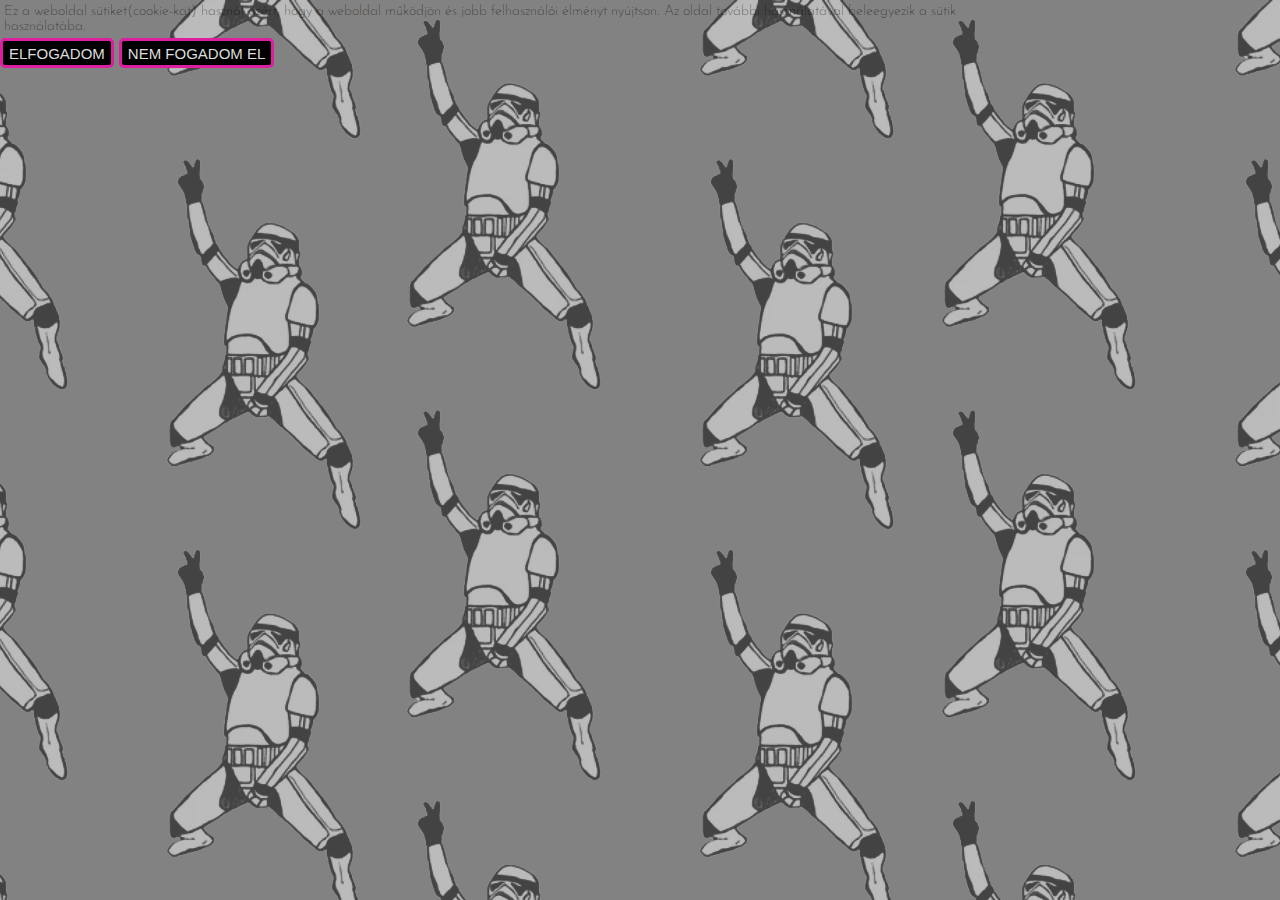
<file: cookies.html>
<!DOCTYPE html>
<html lang="hu">
<head>
    <meta charset="UTF-8">
    <link href="./img/Darth-Vader.ico" rel="icon">
    <title>Cookies</title>
    <link href="./style.css" rel="stylesheet">
    <link href="./font.css" rel="stylesheet">
    <link href="./mquery.css" rel="stylesheet">
</head>
<body>
<!--IDE MÉG MEG KELL CSINÁLNI A HÁTTERÉT ÉS Z INDEXÉT-->

<form method="POST">
    <div>
        <p>
            Ez a weboldal sütiket(cookie-kat) használ azért, hogy a weboldal működjön és jobb felhasználói
            élményt nyújtson.
            Az oldal további használatával beleegyezik a sütik használatába.
        </p>
        <input id="cookie_accept" name="cookie_accept" type="submit" value="Elfogadom">
        <input id="cookie_reject" name="cookie_reject" type="submit" value="Nem fogadom el">
    </div>
</form>
<br/>
</body>
</file>
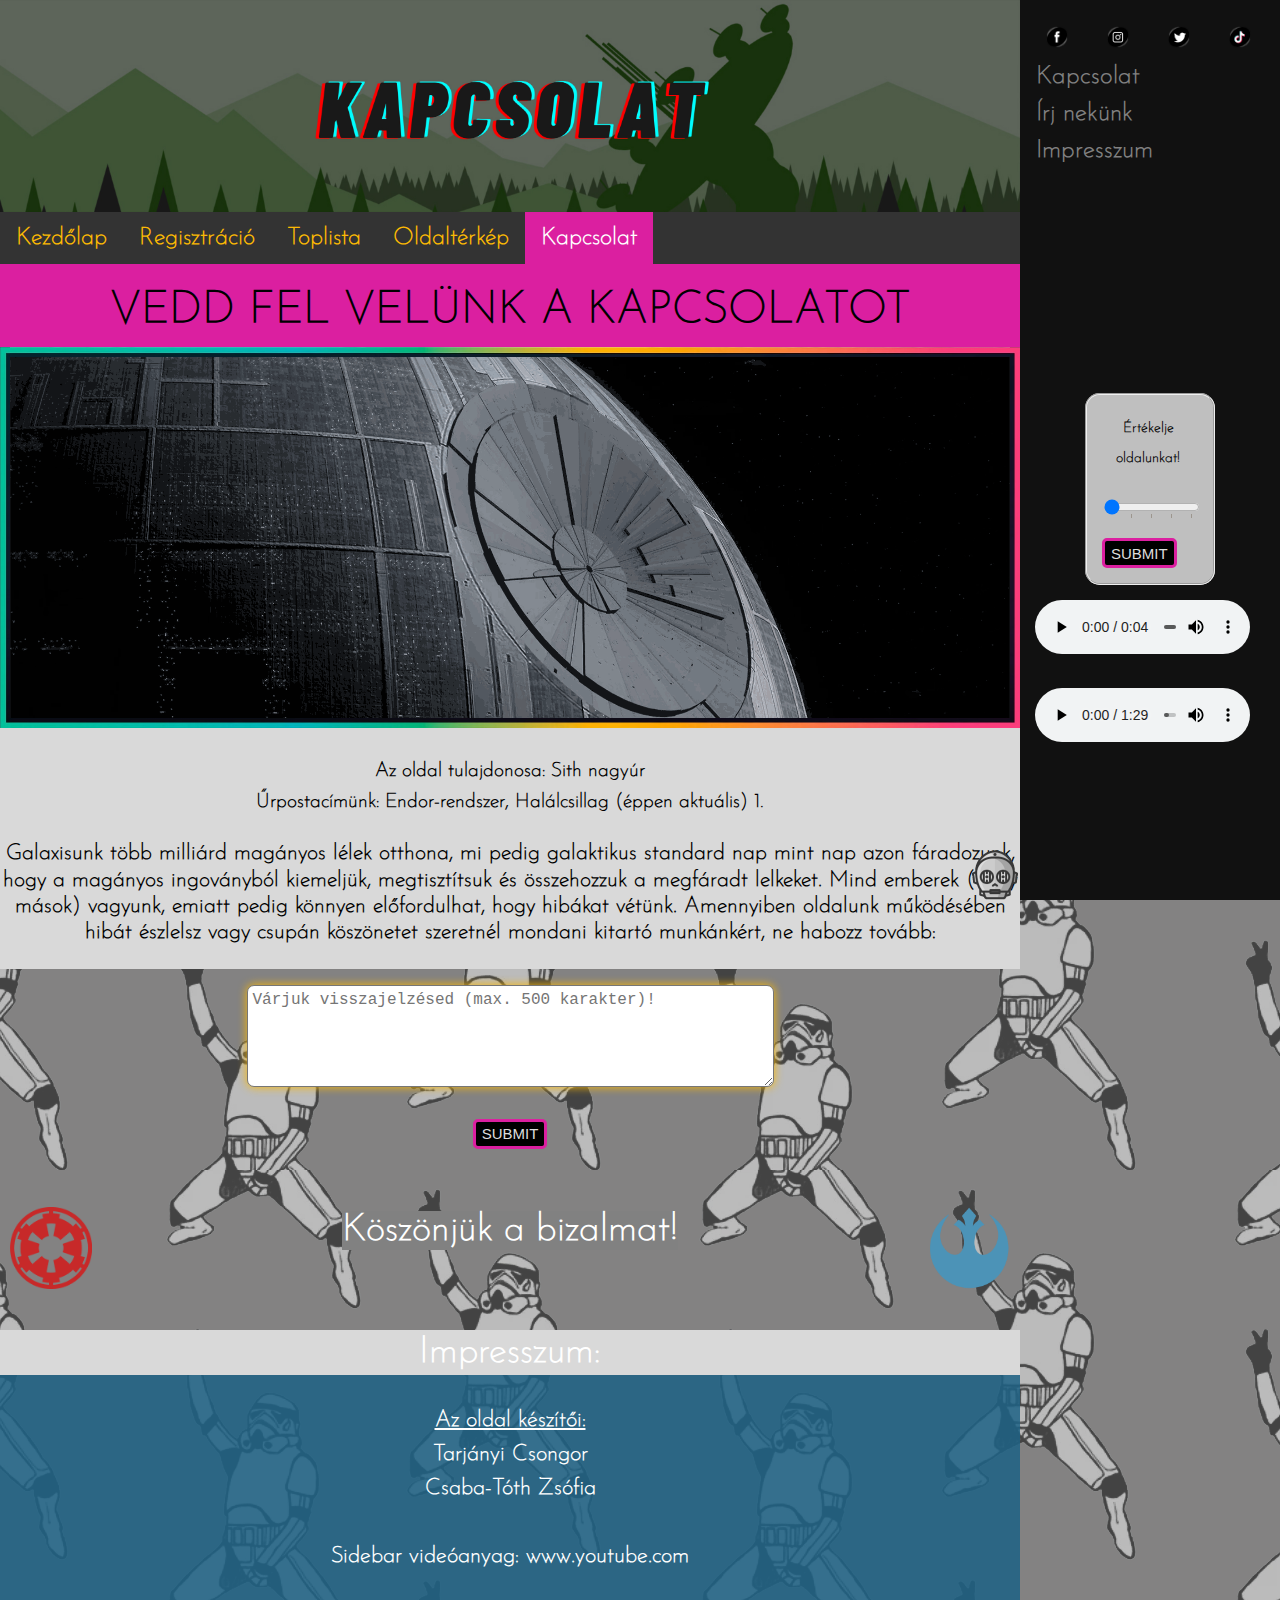
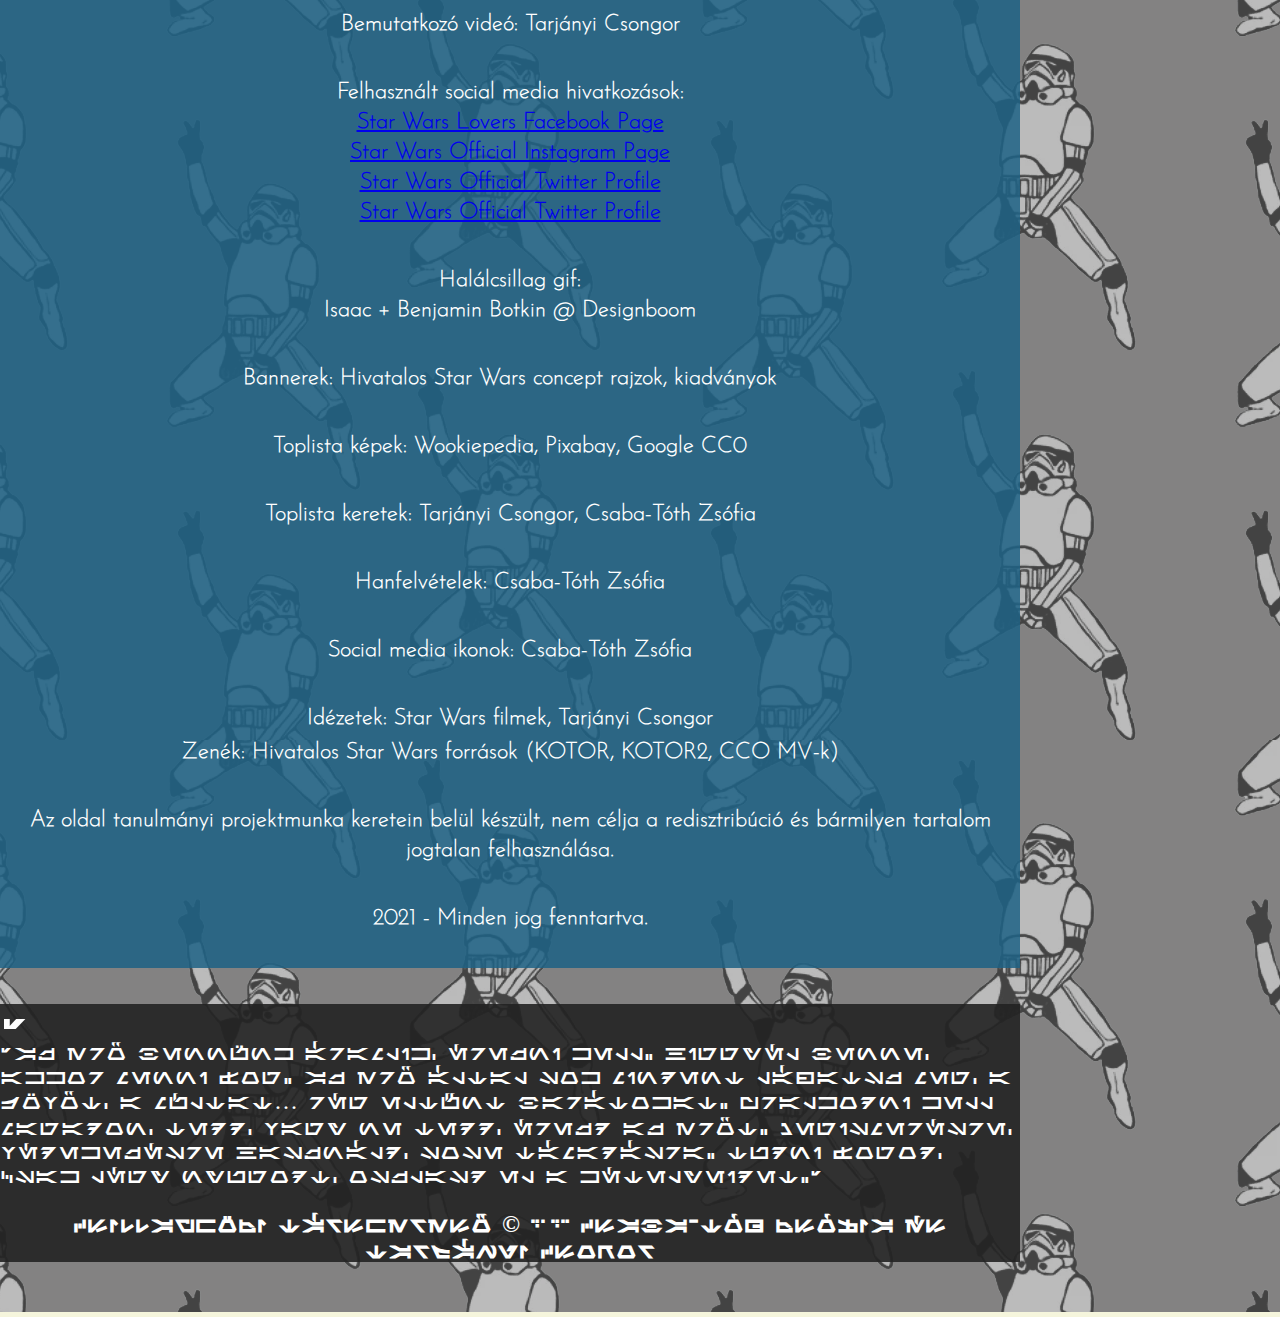
<file: kapcsolat.html>
<!DOCTYPE html>
<html lang="hu">
<head>
    <meta charset="UTF-8">
    <link href="./img/Darth-Vader.ico" rel="icon">
    <title>Kapcsolat</title>
    <link href="./style.css" rel="stylesheet">
    <link href="./font.css" rel="stylesheet">
    <link href="./mquery.css" rel="stylesheet">
</head>
<body>
<div id="banner-content"><img alt="Kapcsolat" src="./img/kapcs.jpg"></div>
<div class="menusor" id="lpMenusor">
    <a href="./index.html">Kezdőlap</a> <a href="./regisztracio.html">Regisztráció</a> <a href="./toplista.html">Toplista</a> <a href="./oldalterkep.html">Oldaltérkép</a> <a class="active" href="./kapcsolat.html">Kapcsolat</a>
</div>
<aside class="sidenav">
    <a href="https://www.facebook.com/Star-Wars-Lovers-1810298222633396/" target="_blank"><img alt="facebook-icon" class="socmedia" src="img/fb.png"></a>
    <a href="https://www.instagram.com/starwars/" target="_blank"><img alt="instagram-icon" class="socmedia" src="img/insta.png"></a>
    <a href="https://twitter.com/starwars" target="_blank"><img alt="twitter-icon" class="socmedia" src="img/tw.png"></a>
    <a href="https://www.tiktok.com/@official_starwars" target="_blank"><img alt="tiktok-icon" class="socmedia" src="img/tiktok.png"></a>
    <a href="#kapcsolat">Kapcsolat</a><br/>
    <a href="#visszajelzes">Írj nekünk</a><br/>
    <a href="#impresszum">Impresszum</a>
    <iframe class="yt" src="https://www.youtube.com/embed/0X9NFknjTRE" title="YouTube video player"></iframe>
    <iframe class="fb" src="https://www.facebook.com/plugins/page.php?href=https%3A%2F%2Fwww.facebook.com%2FStar-Wars-Lovers-1810298222633396&tabs&width=260&height=70&small_header=true&adapt_container_width=false&hide_cover=false&show_facepile=false&appId"></iframe>
    <form method="post">
        <fieldset>
            <p class="alpont">Értékelje oldalunkat!</p><br/>
            <input class="range_input" list="number" max="4" min="0" step="1" type="range" value="0"> <datalist class="range_list" id="number">
            <option class="range_opt opt0">
                1
            </option>
            <option class="range_opt">
                2
            </option>
            <option class="range_opt">
                3
            </option>
            <option class="range_opt">
                4
            </option>
            <option class="range_opt">
                5
            </option>
        </datalist><br/>
        <br/>
            <input id="ertekeles" name="kuld" type="submit">
        </fieldset>
    </form>
    <audio autoplay="" controls=""><source src="audio/lelegzet.mp3" type="audio/mpeg">
    <p>Böngészője nem támogatja az audio elemet.</p></audio>
    <audio autoplay="" controls="" loop=""><source src="./audio/kotorjavyarscantina.mp3" type="audio/mpeg">
    <p>Böngészője nem támogatja az audio elemet.</p></audio>
</aside>
<header class="headeralt" id="kapcsolat">
    <p>Vedd fel velünk a kapcsolatot</p><img alt="Halálcsillag" id="szegelyes" src="./img/ds.gif">
</header>
<main class="eloszo">
    <br/>
    <p class="active">Az oldal tulajdonosa: Sith nagyúr</p>
    <p>Űrpostacímünk: Endor-rendszer, Halálcsillag (éppen aktuális) 1.</p>
</main>
<form id="visszajelzes" method="post" name="visszajelzes">
    <p class="eloszo">Galaxisunk több milliárd magányos lélek otthona, mi pedig galaktikus standard nap mint nap azon fáradozunk, hogy a magányos ingoványból kiemeljük, megtisztítsuk és összehozzuk a megfáradt lelkeket. Mind emberek (vagy mások) vagyunk, emiatt pedig könnyen előfordulhat, hogy hibákat vétünk. Amennyiben oldalunk működésében hibát észlelsz vagy csupán köszönetet szeretnél mondani kitartó munkánkért, ne habozz tovább:</p><br/>
    <textarea cols="50" maxlength="500" name="feedback" placeholder="Várjuk visszajelzésed (max. 500 karakter)!" rows="5"></textarea><br/>
    <br/>
    <input id="kuldes" type="submit">
</form><br/>
<br/>
<br/>
<div class="clearfix">
    <div class="box1"><img alt="Galaktikus Birodalom jelképe" src="./img/dl-a.png"></div>
    <div class="box3">
        <p class="koszonet"><mark>Köszönjük a bizalmat!</mark></p>
    </div>
    <div class="box2"><img alt="Lázadók jelképe" src="./img/l-a.png"></div>
</div>
<div id="impresszum">
    <h2>Impresszum:</h2>
    <p><u>Az oldal készítői:</u></p>
    <p class="impresszumkontent">Tarjányi Csongor</p>
    <p>Csaba-Tóth Zsófia</p><br/>
    <p>Sidebar videóanyag: www.youtube.com</p><br/>
    <p>Bemutatkozó videó: Tarjányi Csongor</p><br/>
    <p>Felhasznált social media hivatkozások:<br/>
        <a href="https://www.facebook.com/Star-Wars-Lovers-1810298222633396/" target="_blank" class="links">Star Wars Lovers Facebook Page</a>
    <br/>
        <a href="https://www.instagram.com/starwars/" target="_blank" class="links">Star Wars Official Instagram Page</a>
<br/>
        <a href="https://twitter.com/starwars" target="_blank" class="links">Star Wars Official Twitter Profile</a>
    <br/>
        <a href="https://www.tiktok.com/@official_starwars?" target="_blank">Star Wars Official Twitter Profile</a>
        </p><br/>
    <p>Halálcsillag gif:<br/>
        Isaac + Benjamin Botkin @ Designboom</p><br/>
    <p>Bannerek: Hivatalos Star Wars concept rajzok, kiadványok</p><br/>
    <p>Toplista képek: Wookiepedia, Pixabay, Google CC0</p><br/>
    <p>Toplista keretek: Tarjányi Csongor, Csaba-Tóth Zsófia</p><br/>
    <p>Hanfelvételek: Csaba-Tóth Zsófia</p><br/>
    <p>Social media ikonok: Csaba-Tóth Zsófia</p><br/>
    <p>Idézetek: Star Wars filmek, Tarjányi Csongor</p>
    <p>Zenék: Hivatalos Star Wars források (KOTOR, KOTOR2, CCO MV-k)</p><br/>
    <p>Az oldal tanulmányi projektmunka keretein belül készült, nem célja a redisztribúció és bármilyen tartalom jogtalan felhasználása.</p><br/>
    <p>2021 - Minden jog fenntartva.</p>
</div><br/>
<br/>
<div id="home">
    <a href="#banner-content"><img alt="Lap tetejére" class="home" src="img/li_icon.gif" title="Lap tetejére"></a>
</div>
<footer>
    <p class="quotation"><sub>"</sub></p><q>Az Erő bennünk áramlik, érezni kell. Higgyél benne, akkor menni fog. Az Erő által sok mindent láthatsz meg, a jövőt, a múltat… rég eltűnt barátokat. Uralkodni kell magadon, tedd, vagy ne tedd, érezd az Erőt. Megismerésre, védekezésre használd, sose támadásra. Tudni fogod, csak légy nyugodt, oszlasd el a kételyeidet.</q>
    <h3>Csillagközi Társkereső © 2021 Csaba-Tóth Zsófia és Tarjányi Csongor</h3>
</footer>
</body>
</html>
</file>
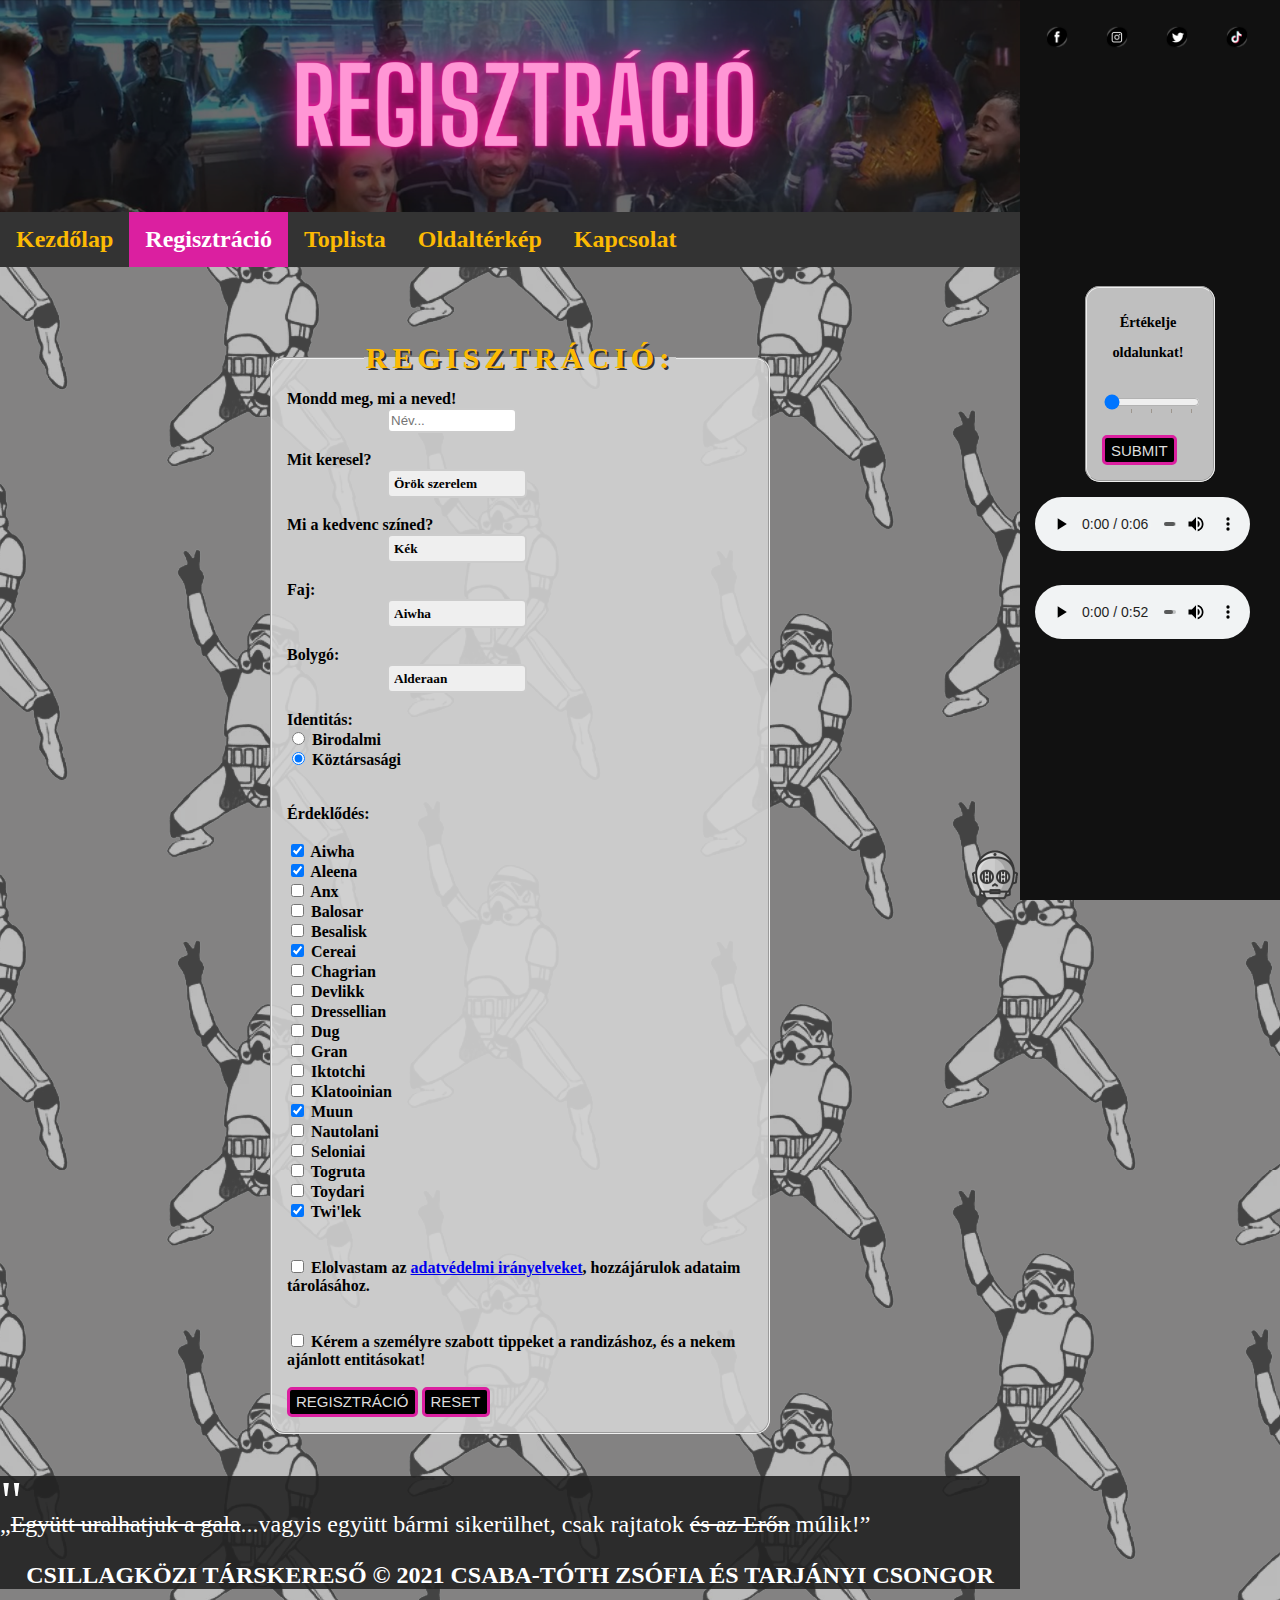
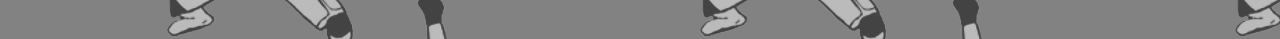
<file: lap2.html>
<!DOCTYPE html>
<html lang="hu">
<head>
    <meta charset="UTF-8">
    <link href="./img/Darth-Vader.ico" rel="icon">
    <title>Regisztráció</title>
    <link href="./style.css" rel="stylesheet">
</head>
<body>
<div id="banner-content"><img alt="Regisztráció" src="./img/reg.png"></div>
<div class="menusor" id="lpMenusor">
    <a href="./index.html">Kezdőlap</a> <a class="active" href="./lap2.html">Regisztráció</a> <a href="./lap4.html">Toplista</a> <a href="./lap3.html">Oldaltérkép</a> <a href="./lap5.html">Kapcsolat</a>
</div>
<aside class="sidenav">
    <a href="https://www.facebook.com/Star-Wars-Lovers-1810298222633396/" target="_blank"><img alt="facebook-icon" class="socmedia" src="img/fb.png"></a> <a href="https://www.instagram.com/starwars/" target="_blank"><img alt="instagram-icon" class="socmedia" src="img/insta.png"></a> <a href="https://twitter.com/starwars" target="_blank"><img alt="twitter-icon" class="socmedia" src="img/tw.png"></a> <a href="https://www.tiktok.com/@official_starwars" target="_blank"><img alt="tiktok-icon" class="socmedia" src="img/tiktok.png"></a>
    <p></p><iframe allowfullscreen frameborder="0" height="131" src="https://www.youtube.com/embed/D-Sv6fu-udU" title="YouTube video player" width="260"></iframe> <iframe allowfullscreen="true" frameborder="0" height="70" scrolling="no" src="https://www.facebook.com/plugins/page.php?href=https%3A%2F%2Fwww.facebook.com%2FStar-Wars-Lovers-1810298222633396&tabs&width=260&height=70&small_header=true&adapt_container_width=false&hide_cover=false&show_facepile=false&appId" style="border:none;overflow:hidden" width="260"></iframe>
    <form action="" method="post">
        <fieldset>
            <p class="alpont">Értékelje oldalunkat!</p><br>
            <input class="range_input" list="number" max="4" min="0" step="1" type="range" value="0"> <datalist class="range_list" id="number">
            <option class="range_opt opt0">
                1
            </option>
            <option class="range_opt">
                2
            </option>
            <option class="range_opt">
                3
            </option>
            <option class="range_opt">
                4
            </option>
            <option class="range_opt">
                5
            </option>
        </datalist><br>
            <br>
            <input id="ertekeles" name="kuld" type="submit">
        </fieldset>
    </form><audio autoplay="" controls=""><source src="audio/hirlevel.mp3" type="audio/mpeg">
    <p>Böngészője nem támogatja az audio elemet.</p></audio> <audio autoplay="" controls="" loop=""><source src="./audio/kotor2izizcantina.mp3" type="audio/mpeg">
    <p>Böngészője nem támogatja az audio elemet.</p></audio>
</aside><br>
<br>
<br>
<form action="" id="reg" method="post" name="reg">
    <fieldset>
        <legend>Regisztráció:</legend> <label>Mondd meg, mi a neved!<br>
        <input name="name" placeholder="Név..." type="text"></label><br>
        <br>
        <label>Mit keresel?<br></label> <select id="keres" name="keres">
        <option value="orok szerelem">
            Örök szerelem
        </option>
        <option value="testi kapcsolat">
            Testi Kapcsolat
        </option>
        <option value="szentgral">
            Szent Grál
        </option>
    </select><br>
        <br>
        <label>Mi a kedvenc színed?<br></label> <select id="szin" name="szin">
        <option value="kek">
            Kék
        </option>
        <option value="barna">
            Barna
        </option>
        <option value="pink">
            Rózsaszín
        </option>
    </select><br>
        <br>
        <label for="faj">Faj:<br></label> <select id="faj" name="faj">
        <option value="aiwha">
            Aiwha
        </option>
        <option value="aleena">
            Aleena
        </option>
        <option value="anx">
            Anx
        </option>
        <option value="balosar">
            Balosar
        </option>
        <option value="besalisk ">
            Besalisk
        </option>
        <option value="cereai">
            Cereai
        </option>
        <option value="chagrian">
            Chagrian
        </option>
        <option value="devlikk">
            Devlikk
        </option>
        <option value="dressellian">
            Dressellian
        </option>
        <option value="dug">
            Dug
        </option>
        <option value="gran">
            Gran
        </option>
        <option value="iktotchi">
            Iktotchi
        </option>
        <option value="klatooinian">
            Klatooinian
        </option>
        <option value="muun">
            Muun
        </option>
        <option value="nautolani">
            Nautolani
        </option>
        <option value="seloniai">
            Seloniai
        </option>
        <option value="togruta">
            Togruta
        </option>
        <option value="toydari">
            Toydari
        </option>
        <option value="twilek">
            Twi&apos;lek
        </option>
    </select><br>
        <br>
        <label for="lakhely">Bolygó:<br></label> <select id="lakhely" name="bolygo">
        <option value="alderaan">
            Alderaan
        </option>
        <option value="ambria">
            Ambria
        </option>
        <option value="apatros">
            Apatros
        </option>
        <option value="balosar">
            Balosar
        </option>
        <option value="bespin ">
            Bespin
        </option>
        <option value="byss">
            Byss
        </option>
        <option value="christophsis">
            Christophsis
        </option>
        <option value="coruscant">
            Coruscant
        </option>
        <option value="dagobah ">
            Dagobah
        </option>
        <option value="dantooine">
            Dantooine
        </option>
        <option value="endor">
            Endor
        </option>
        <option value="felucia">
            Felucia
        </option>
        <option value="geonosis">
            Geonosis
        </option>
        <option value="hoth">
            Hoth
        </option>
        <option value="illum">
            Illum
        </option>
        <option value="kamino">
            Kamino
        </option>
        <option value="kashyyyk">
            Kashyyyk
        </option>
        <option value="naboo">
            Naboo
        </option>
        <option value="tatooine">
            Tatooine
        </option>
    </select><br>
        <br>
        <label for="identity">Identitás:</label><br>
        <input id="identity" name="identity" type="radio" value="birodalmi"> <label for="birodalmi">Birodalmi</label><br>
        <input checked id="identity" name="identity" type="radio" value="koztarsasagi"> <label for="koztarsasagi">Köztársasági</label><br>
        <br>
        <br>
        <label for="erdeklodes">Érdeklődés:</label><br>
        <br>
        <input checked id="erdeklodes" name="aiwha" type="checkbox" value="Aiwha"> <label for="aiwha">Aiwha</label><br>
        <input checked id="erdeklodes" name="aleena" type="checkbox" value="Aleena"> <label for="aleena">Aleena</label><br>
        <input id="erdeklodes" name="anx" type="checkbox"> <label for="anx">Anx</label><br>
        <input id="erdeklodes" name="balosar" type="checkbox"> <label for="balosar">Balosar</label><br>
        <input id="erdeklodes" name="besalisk" type="checkbox"> <label for="besalisk">Besalisk</label><br>
        <input checked id="erdeklodes" name="cereai" type="checkbox" value="Cereai"> <label for="cereai">Cereai</label><br>
        <input id="erdeklodes" name="chagrian" type="checkbox"> <label for="chagrian">Chagrian</label><br>
        <input id="erdeklodes" name="devlikk" type="checkbox"> <label for="devlikk">Devlikk</label><br>
        <input id="erdeklodes" name="dressellian" type="checkbox"> <label for="dressellian">Dressellian</label><br>
        <input id="erdeklodes" name="dug" type="checkbox"> <label for="dug">Dug</label><br>
        <input id="erdeklodes" name="gran" type="checkbox"> <label for="gran">Gran</label><br>
        <input id="erdeklodes" name="iktotchi" type="checkbox"> <label for="iktotchi">Iktotchi</label><br>
        <input id="erdeklodes" name="klatooinian" type="checkbox"> <label for="klatooinian">Klatooinian</label><br>
        <input checked id="erdeklodes" name="muun" type="checkbox" value="Muun"> <label for="muun">Muun</label><br>
        <input id="erdeklodes" name="nautolani" type="checkbox"> <label for="nautolani">Nautolani</label><br>
        <input id="erdeklodes" name="seloniai" type="checkbox"> <label for="seloniai">Seloniai</label><br>
        <input id="erdeklodes" name="togruta" type="checkbox"> <label for="togruta">Togruta</label><br>
        <input id="erdeklodes" name="toydari" type="checkbox"> <label for="toydari">Toydari</label><br>
        <input checked id="erdeklodes" name="twilek" type="checkbox" value="Twi&apos;lek"> <label for="twilek">Twi&apos;lek</label><br>
        <br>
        <label for="hozzajarulas"></label><br>
        <input id="hozzajarulas" name="hozzajarulas" type="checkbox"> <label for="hozzajarulas">Elolvastam az <a href="files/Adatv%C3%A9delmi%20ir%C3%A1nyelvek.pdf" target="_blank">adatvédelmi irányelveket</a>, hozzájárulok adataim tárolásához.</label><br>
        <br>
        <label for="hirlevel"></label><br>
        <input id="hirlevel" name="hirlevel" type="checkbox"> <label for="hozhirlevelzajarulas">Kérem a személyre szabott tippeket a randizáshoz, és a nekem ajánlott entitásokat!</label><br>
        <br>
        <input type="submit" value="Regisztráció"> <input type="reset">
    </fieldset>
</form><br>
<div id="home">
    <a href="#banner-content"><img alt="Lap tetejére" class="home" src="img/li_icon.gif" title="Lap tetejére"></a>
</div>
<footer>
    <p class="quotation"><sub>"</sub></p><q><s>Együtt uralhatjuk a gala</s>...vagyis együtt bármi sikerülhet, csak rajtatok <s>és az Erőn</s> múlik!</q>
    <h3>Csillagközi Társkereső © 2021 Csaba-Tóth Zsófia és Tarjányi Csongor</h3>
</footer>
</body>
</html>
</file>
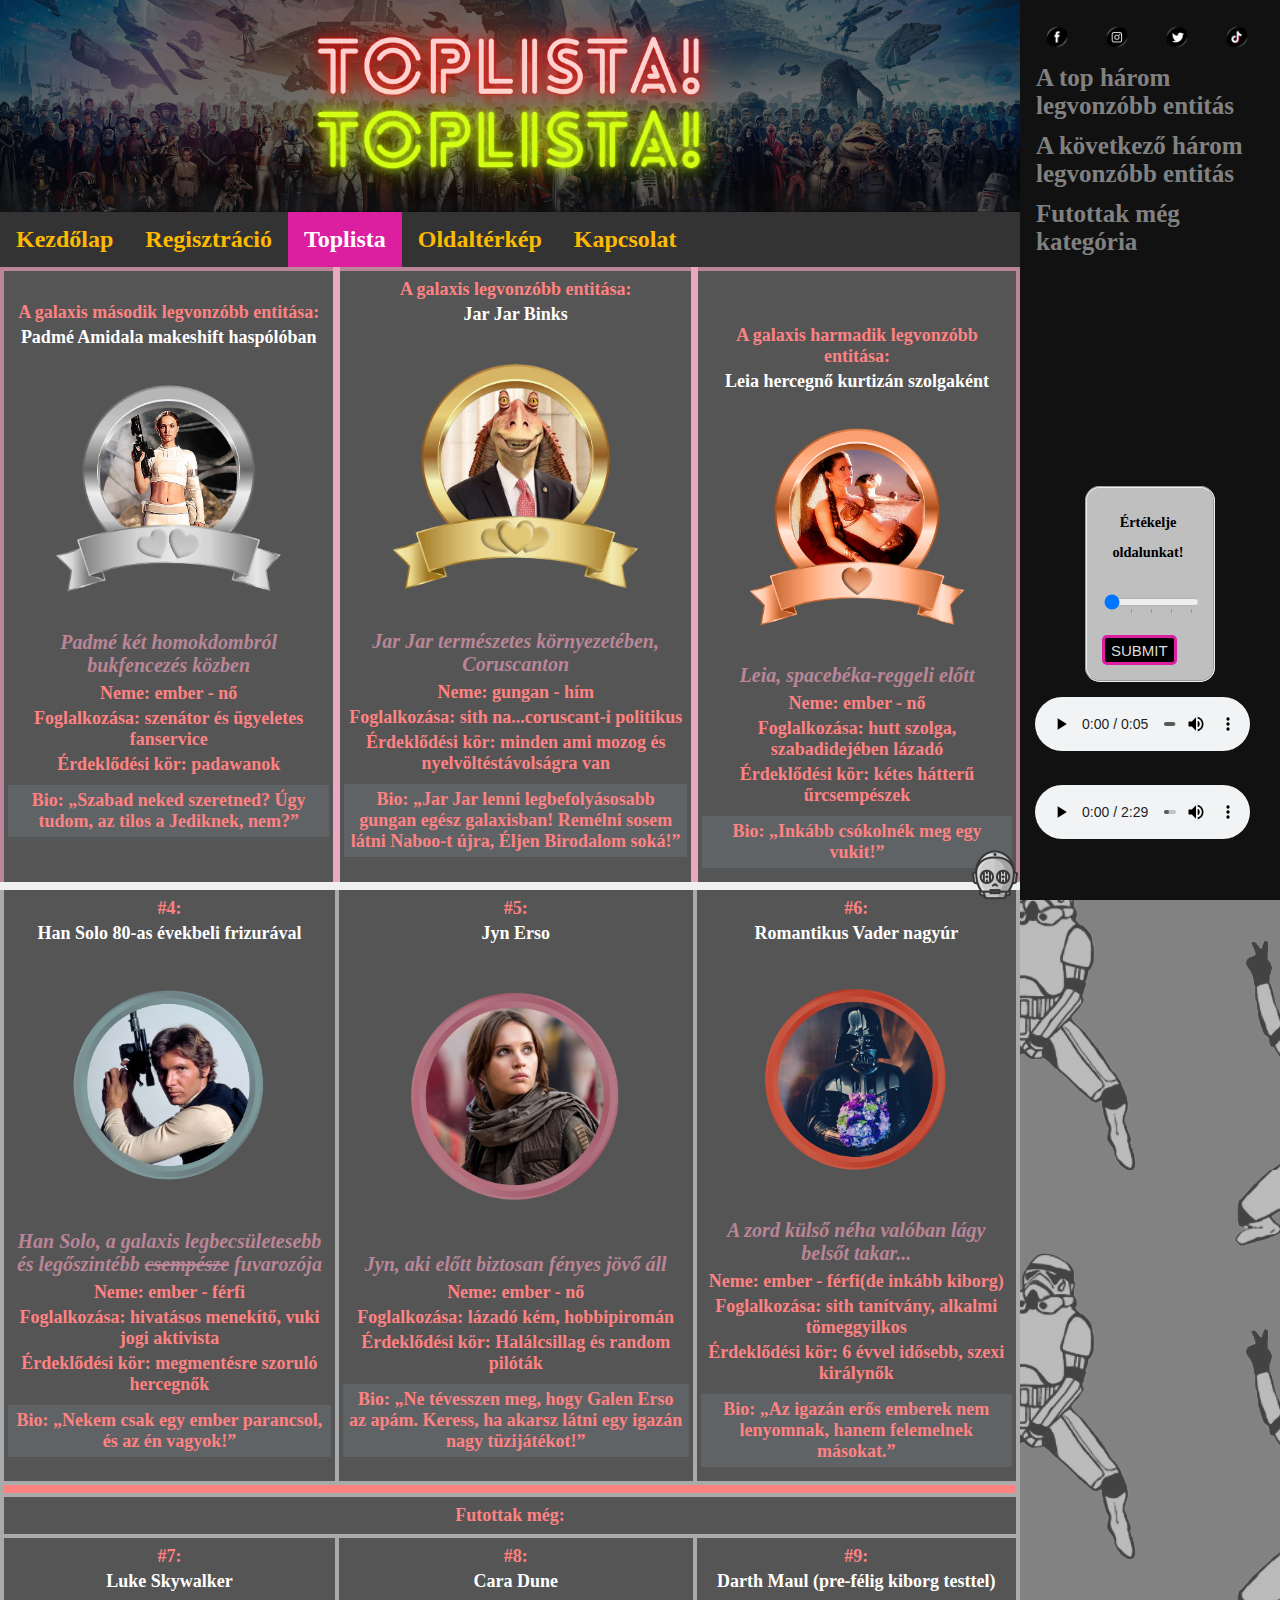
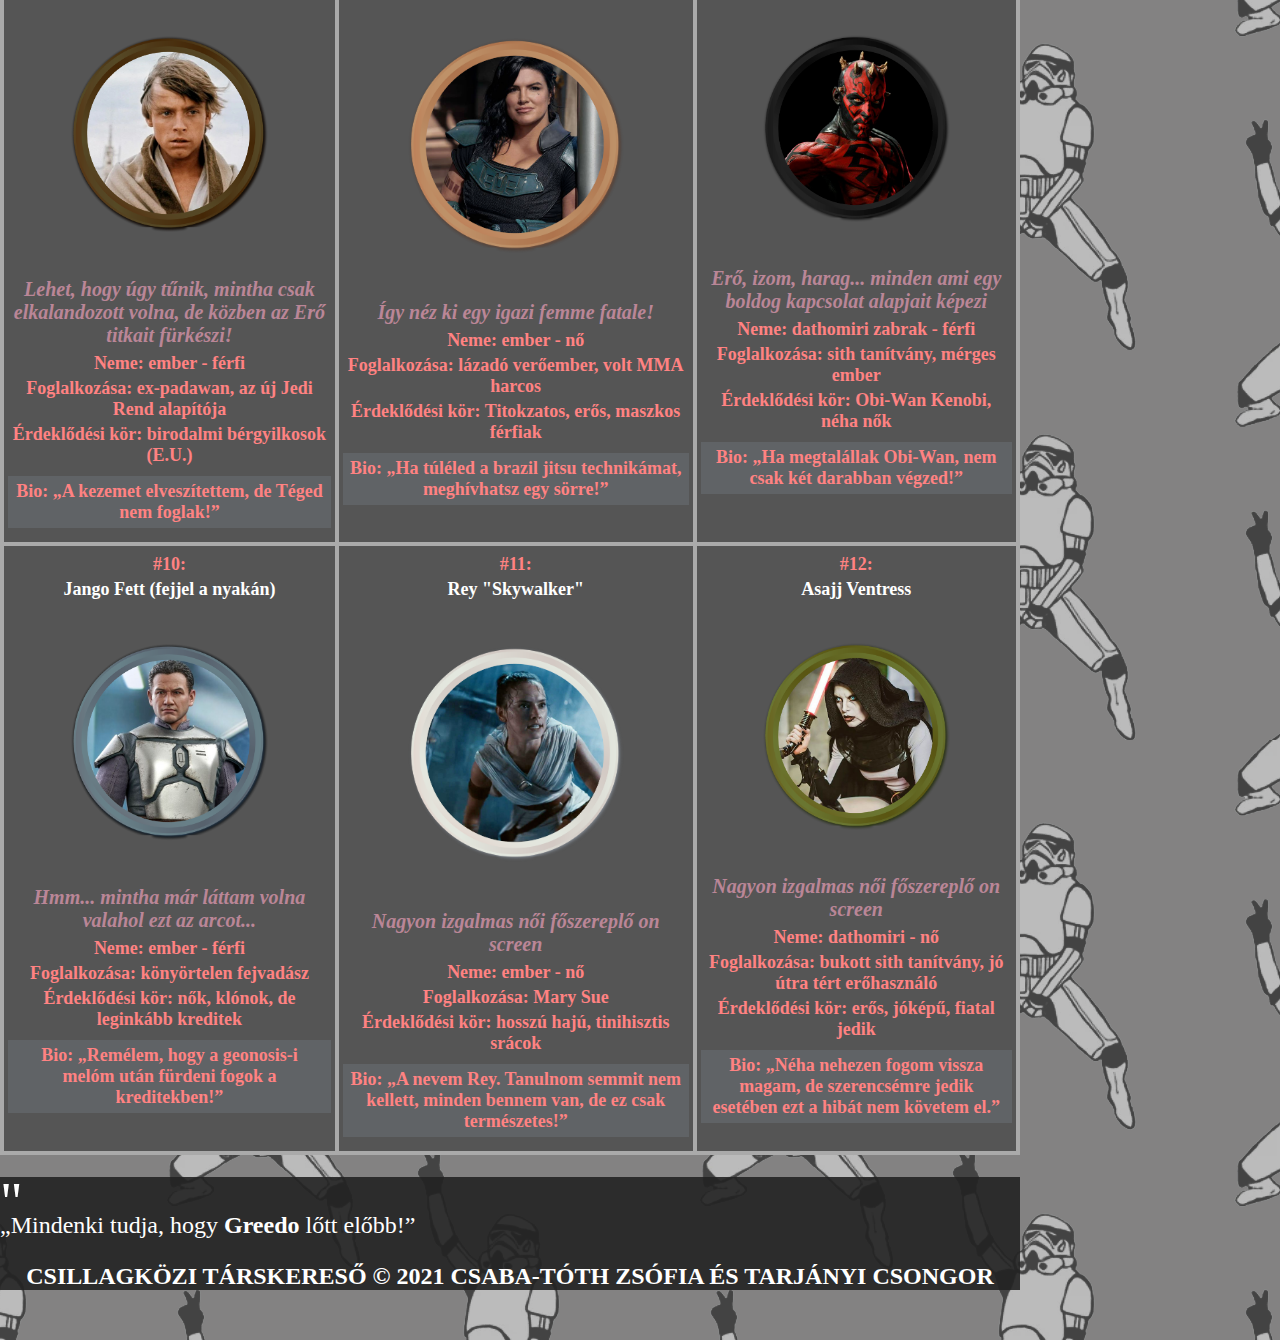
<file: lap4.html>
<!DOCTYPE html>
<html lang="hu">
<head>
    <meta charset="UTF-8">
    <link href="./img/Darth-Vader.ico" rel="icon">
    <title>Toplista</title>
    <link href="./style.css" rel="stylesheet">
</head>
<body>
<div id="banner-content"><img alt="Toplista" src="./img/toplist.jpg"></div>
<div class="menusor" id="lpMenusor">
    <a href="./index.html">Kezdőlap</a> <a href="./lap2.html">Regisztráció</a> <a class="active" href="./lap4.html">Toplista</a> <a href="./lap3.html">Oldaltérkép</a> <a href="./lap5.html">Kapcsolat</a>
</div>
<aside class="sidenav">
    <a href="https://www.facebook.com/Star-Wars-Lovers-1810298222633396/" target="_blank"><img alt="facebook-icon" class="socmedia" src="img/fb.png"></a> <a href="https://www.instagram.com/starwars/" target="_blank"><img alt="instagram-icon" class="socmedia" src="img/insta.png"></a> <a href="https://twitter.com/starwars" target="_blank"><img alt="twitter-icon" class="socmedia" src="img/tw.png"></a> <a href="https://www.tiktok.com/@official_starwars" target="_blank"><img alt="tiktok-icon" class="socmedia" src="img/tiktok.png"></a><br>
    <a href="#top3">A top három legvonzóbb entitás</a><br>
    <a href="#top4-6">A következő három legvonzóbb entitás</a><br>
    <a href="#futottak">Futottak még kategória</a> <iframe allowfullscreen frameborder="0" height="131" src="https://www.youtube.com/embed/5AiFgN3TppY" title="YouTube video player" width="260"></iframe> <iframe allowfullscreen="true" frameborder="0" height="70" scrolling="no" src="https://www.facebook.com/plugins/page.php?href=https%3A%2F%2Fwww.facebook.com%2FStar-Wars-Lovers-1810298222633396&tabs&width=250&height=70&small_header=true&adapt_container_width=false&hide_cover=false&show_facepile=false&appId" style="border:none;overflow:hidden" width="260"></iframe>
    <form action="" method="post">
        <fieldset>
            <p class="alpont">Értékelje oldalunkat!</p><br>
            <input class="range_input" list="number" max="4" min="0" step="1" type="range" value="0"> <datalist class="range_list" id="number">
            <option class="range_opt opt0">
                1
            </option>
            <option class="range_opt">
                2
            </option>
            <option class="range_opt">
                3
            </option>
            <option class="range_opt">
                4
            </option>
            <option class="range_opt">
                5
            </option>
        </datalist><br>
            <br>
            <input id="ertekeles" name="kuld" type="submit">
        </fieldset>
    </form><audio autoplay="" controls=""><source src="audio/toplista.mp3" type="audio/mpeg">
    <p>Böngészője nem támogatja az audio elemet.</p></audio> <audio autoplay="" controls="" loop=""><source src="./audio/electroswingcantinatheme.mp3" type="audio/mpeg">
    <p>Böngészője nem támogatja az audio elemet.</p></audio>
</aside>
<table class="Toplistatabla">
    <thead>
    <tr id="top3">
        <th>
            <br>
            <p>A galaxis második legvonzóbb entitása:</p>
            <p><a href="https://starwars.fandom.com/wiki/Padm%C3%A9_Amidala" rel="noopener" target="_blank">Padmé Amidala makeshift haspólóban</a></p>
            <figure>
                <img alt="Padmé Amidala" class="forgat" src="img/padme.png">
            </figure>
            <figcaption>
                Padmé két homokdombról bukfencezés közben
            </figcaption>
            <p>Neme: ember - nő</p>
            <p>Foglalkozása: szenátor és ügyeletes fanservice</p>
            <p>Érdeklődési kör: padawanok</p>
            <p class="kommentelo">Bio: „Szabad neked szeretned? Úgy tudom, az tilos a Jediknek, nem?”</p>
        </th>
        <th>
            <p>A galaxis legvonzóbb entitása:</p>
            <p><a href="https://starwars.fandom.com/wiki/Jar_Jar_Binks" rel="noopener" target="_blank">Jar Jar Binks</a></p>
            <figure>
                <img alt="Jar Jar Binks" class="forgat" src="img/jarjar.png">
            </figure>
            <figcaption>
                Jar Jar természetes környezetében, Coruscanton
            </figcaption>
            <p>Neme: gungan - hím</p>
            <p>Foglalkozása: sith na...coruscant-i politikus</p>
            <p>Érdeklődési kör: minden ami mozog és nyelvöltéstávolságra van</p>
            <p class="kommentelo">Bio: „Jar Jar lenni legbefolyásosabb gungan egész galaxisban! Remélni sosem látni Naboo-t újra, Éljen Birodalom soká!”</p>
        </th>
        <th>
            <br>
            <br>
            <p>A galaxis harmadik legvonzóbb entitása:</p>
            <p><a href="https://starwars.fandom.com/wiki/Leia_Skywalker_Organa_Solo" rel="noopener" target="_blank">Leia hercegnő kurtizán szolgaként</a></p>
            <figure>
                <img alt="Leia Skywalker" class="forgat" src="img/leia.png">
            </figure>
            <figcaption>
                Leia, spacebéka-reggeli előtt
            </figcaption>
            <p>Neme: ember - nő</p>
            <p>Foglalkozása: hutt szolga, szabadidejében lázadó</p>
            <p>Érdeklődési kör: kétes hátterű űrcsempészek</p>
            <p class="kommentelo">Bio: „Inkább csókolnék meg egy vukit!”</p>
        </th>
    </tr>
    </thead>
    <tbody>
    <tr id="top4-6">
        <td>
            <p>#4:</p>
            <p><a href="https://starwars.fandom.com/wiki/Han_Solo" rel="noopener" target="_blank">Han Solo 80-as évekbeli frizurával</a></p>
            <figure>
                <img alt="Han Solo" class="forgat" src="img/solo.png">
            </figure>
            <figcaption>
                Han Solo, a galaxis legbecsületesebb és legőszintébb <s>csempésze</s> fuvarozója
            </figcaption>
            <p>Neme: ember - férfi</p>
            <p>Foglalkozása: hivatásos menekítő, vuki jogi aktivista</p>
            <p>Érdeklődési kör: megmentésre szoruló hercegnők</p>
            <p class="kommentelo">Bio: „Nekem csak egy ember parancsol, és az én vagyok!”</p>
        </td>
        <td>
            <p>#5:</p>
            <p><a href="https://starwars.fandom.com/wiki/Jyn_Erso" rel="noopener" target="_blank">Jyn Erso</a></p>
            <figure>
                <img alt="Jyn Erso" class="forgat" src="img/jyn.png">
            </figure>
            <figcaption>
                Jyn, aki előtt biztosan fényes jövő áll
            </figcaption>
            <p>Neme: ember - nő</p>
            <p>Foglalkozása: lázadó kém, hobbipiromán</p>
            <p>Érdeklődési kör: Halálcsillag és random pilóták</p>
            <p class="kommentelo">Bio: „Ne tévesszen meg, hogy Galen Erso az apám. Keress, ha akarsz látni egy igazán nagy tüzijátékot!”</p>
        </td>
        <td>
            <p>#6:</p>
            <p><a href="https://starwars.fandom.com/wiki/Darth_Vader" rel="noopener" target="_blank">Romantikus Vader nagyúr</a></p>
            <figure>
                <img alt="Darth Vader" class="forgat" src="img/vader.png">
            </figure>
            <figcaption>
                A zord külső néha valóban lágy belsőt takar...
            </figcaption>
            <p>Neme: ember - férfi(de inkább kiborg)</p>
            <p>Foglalkozása: sith tanítvány, alkalmi tömeggyilkos</p>
            <p>Érdeklődési kör: 6 évvel idősebb, szexi királynők</p>
            <p class="kommentelo">Bio: „Az igazán erős emberek nem lenyomnak, hanem felemelnek másokat.”</p>
        </td>
    </tr>
    <tr>
        <td bgcolor="#FF8282" colspan="3"></td>
    </tr>
    <tr id="futottak">
        <td colspan="3">
            <p>Futottak még:</p>
        </td>
    </tr>
    <tr>
        <td>
            <p>#7:</p>
            <p><a href="https://starwars.fandom.com/wiki/Luke" rel="noopener" target="_blank">Luke Skywalker</a></p>
            <figure>
                <img alt="Luke Skywalker" class="forgat" src="img/luke.png">
            </figure>
            <figcaption>
                Lehet, hogy úgy tűnik, mintha csak elkalandozott volna, de közben az Erő titkait fürkészi!
            </figcaption>
            <p>Neme: ember - férfi</p>
            <p>Foglalkozása: ex-padawan, az új Jedi Rend alapítója</p>
            <p>Érdeklődési kör: birodalmi bérgyilkosok (E.U.)</p>
            <p class="kommentelo">Bio: „A kezemet elveszítettem, de Téged nem foglak!”</p>
        </td>
        <td>
            <p>#8:</p>
            <p><a href="https://starwars.fandom.com/wiki/Carasynthia_Dune" rel="noopener" target="_blank">Cara Dune</a></p>
            <figure>
                <img alt="Cara Dune" class="forgat" src="img/cara.png">
            </figure>
            <figcaption>
                Így néz ki egy igazi femme fatale!
            </figcaption>
            <p>Neme: ember - nő</p>
            <p>Foglalkozása: lázadó verőember, volt MMA harcos</p>
            <p>Érdeklődési kör: Titokzatos, erős, maszkos férfiak</p>
            <p class="kommentelo">Bio: „Ha túléled a brazil jitsu technikámat, meghívhatsz egy sörre!”</p>
        </td>
        <td>
            <p>#9:</p>
            <p><a href="https://starwars.fandom.com/wiki/Darth_Maul_(disambiguation)" rel="noopener" target="_blank">Darth Maul (pre-félig kiborg testtel)</a></p>
            <figure>
                <img alt="Darth Maul (pre-félig kiborg testtel)" class="forgat" src="img/maul.png">
            </figure>
            <figcaption>
                Erő, izom, harag... minden ami egy boldog kapcsolat alapjait képezi
            </figcaption>
            <p>Neme: dathomiri zabrak - férfi</p>
            <p>Foglalkozása: sith tanítvány, mérges ember</p>
            <p>Érdeklődési kör: Obi-Wan Kenobi, néha nők</p>
            <p class="kommentelo">Bio: „Ha megtalállak Obi-Wan, nem csak két darabban végzed!”</p>
        </td>
    </tr>
    <tr>
        <td>
            <p>#10:</p>
            <p><a href="https://starwars.fandom.com/wiki/Jango_Fett" rel="noopener" target="_blank">Jango Fett (fejjel a nyakán)</a></p>
            <figure>
                <img alt="Jango Fett (fejjel a nyakán)" class="forgat" src="img/jango.png">
            </figure>
            <figcaption>
                Hmm... mintha már láttam volna valahol ezt az arcot...
            </figcaption>
            <p>Neme: ember - férfi</p>
            <p>Foglalkozása: könyörtelen fejvadász</p>
            <p>Érdeklődési kör: nők, klónok, de leginkább kreditek</p>
            <p class="kommentelo">Bio: „Remélem, hogy a geonosis-i melóm után fürdeni fogok a kreditekben!”</p>
        </td>
        <td>
            <p>#11:</p>
            <p><a href="https://starwars.fandom.com/wiki/Rey_Skywalker" rel="noopener" target="_blank">Rey "Skywalker"</a></p>
            <figure>
                <img alt="Rey ''Skywalker''" class="forgat" src="img/ray.png">
            </figure>
            <figcaption>
                Nagyon izgalmas női főszereplő on screen
            </figcaption>
            <p>Neme: ember - nő</p>
            <p>Foglalkozása: Mary Sue</p>
            <p>Érdeklődési kör: hosszú hajú, tinihisztis srácok</p>
            <p class="kommentelo">Bio: „A nevem Rey. Tanulnom semmit nem kellett, minden bennem van, de ez csak természetes!”</p>
        </td>
        <td>
            <p>#12:</p>
            <p><a href="https://starwars.fandom.com/wiki/Asajj_Ventress" rel="noopener" target="_blank">Asajj Ventress</a></p>
            <figure>
                <img alt="Asajj Ventress" class="forgat" src="img/asajj.png">
            </figure>
            <figcaption>
                Nagyon izgalmas női főszereplő on screen
            </figcaption>
            <p>Neme: dathomiri - nő</p>
            <p>Foglalkozása: bukott sith tanítvány, jó útra tért erőhasználó</p>
            <p>Érdeklődési kör: erős, jóképű, fiatal jedik</p>
            <p class="kommentelo">Bio: „Néha nehezen fogom vissza magam, de szerencsémre jedik esetében ezt a hibát nem követem el.”</p>
        </td>
    </tr>
    </tbody>
</table><br>
<div id="home">
    <a href="#banner-content"><img alt="Lap tetejére" class="home" src="img/li_icon.gif" title="Lap tetejére"></a>
</div>
<footer>
    <p class="quotation"><sub>"</sub></p><q>Mindenki tudja, hogy <strong>Greedo</strong> lőtt előbb!</q>
    <h3>Csillagközi Társkereső © 2021 Csaba-Tóth Zsófia és Tarjányi Csongor</h3>
</footer><!-- partial -->
</body>
</html>
</file>
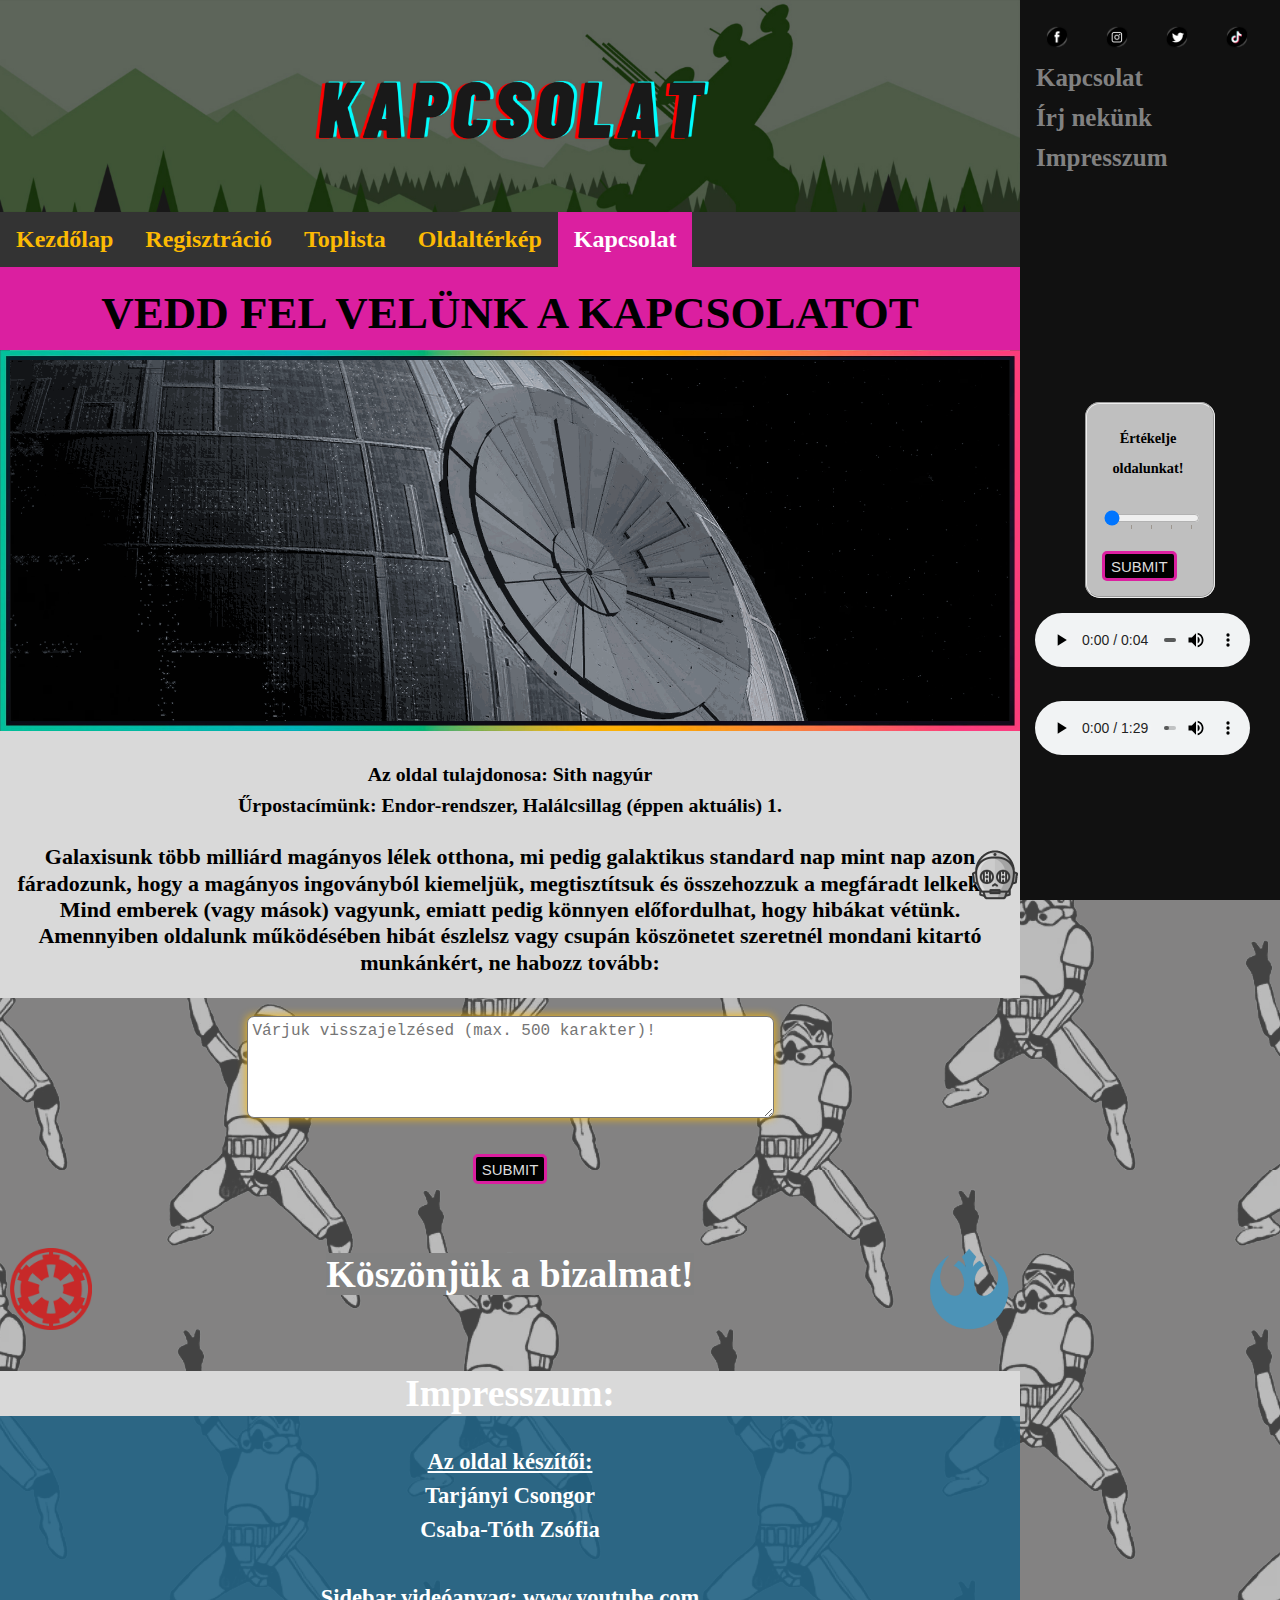
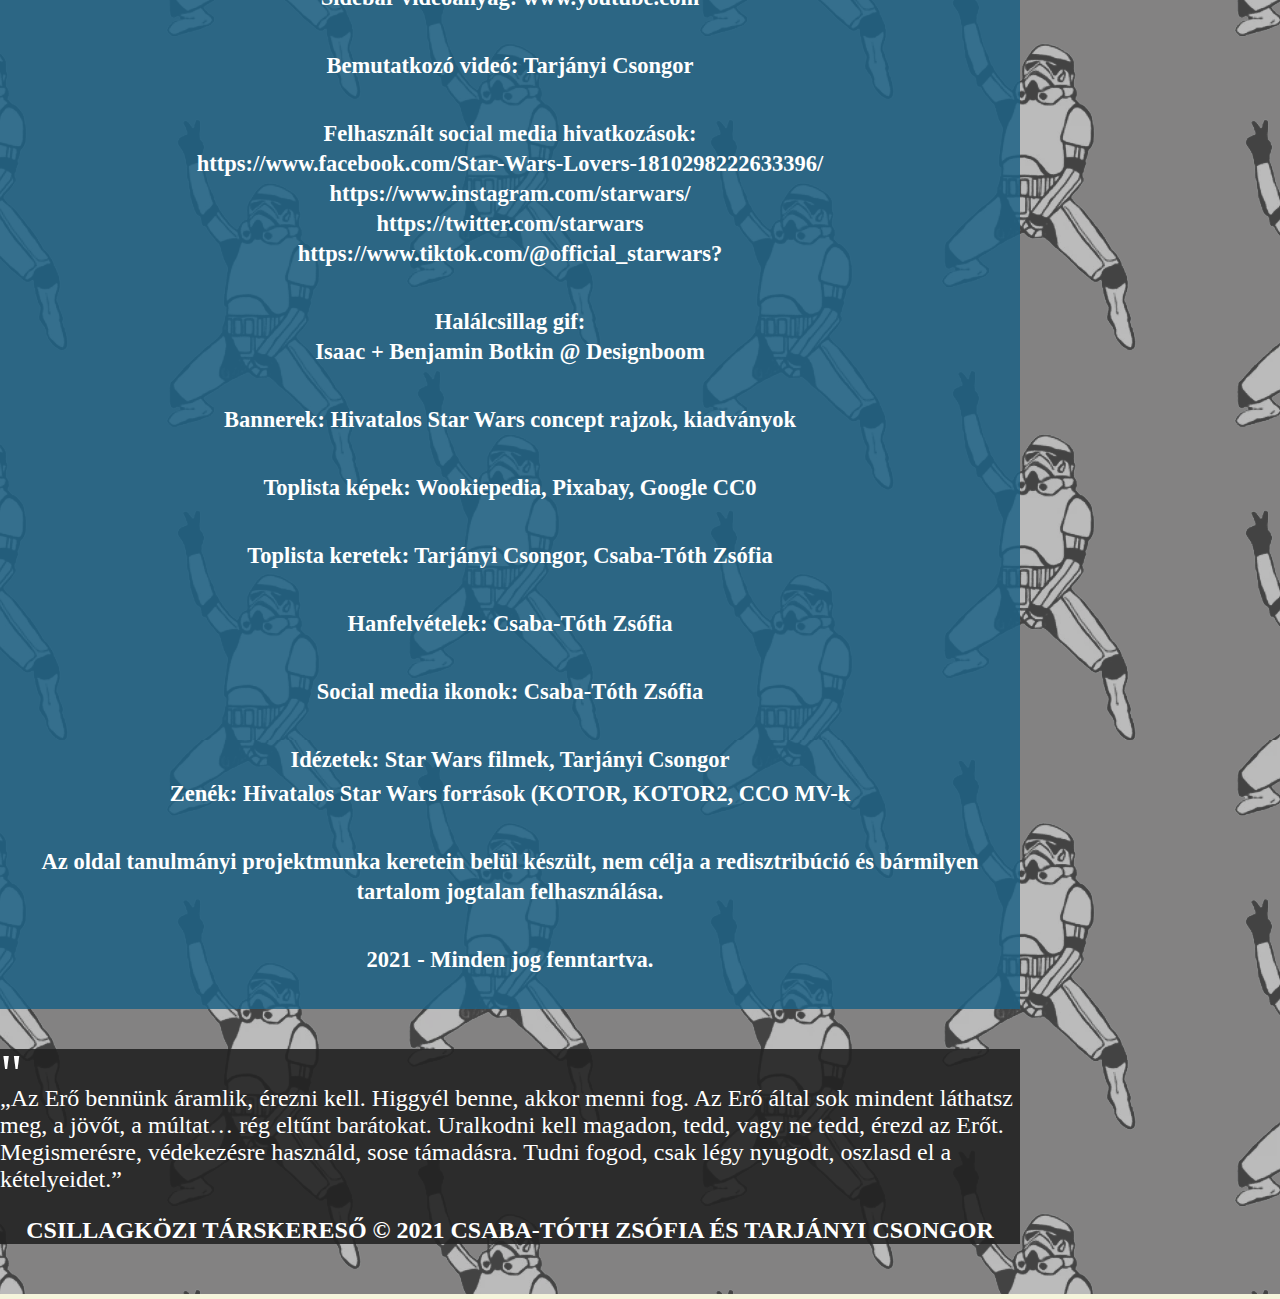
<file: lap5.html>
<!DOCTYPE html>
<html lang="hu">
<head>
    <meta charset="UTF-8">
    <link href="./img/Darth-Vader.ico" rel="icon">
    <title>Kapcsolat</title>
    <link href="./style.css" rel="stylesheet">
</head>
<body>
<div id="banner-content"><img alt="Kapcsolat" src="./img/kapcs.jpg"></div>
<div class="menusor" id="lpMenusor">
    <a href="./index.html">Kezdőlap</a> <a href="./lap2.html">Regisztráció</a> <a href="./lap4.html">Toplista</a> <a href="./lap3.html">Oldaltérkép</a> <a class="active" href="./lap5.html">Kapcsolat</a>
</div>
<aside class="sidenav">
    <a href="https://www.facebook.com/Star-Wars-Lovers-1810298222633396/" target="_blank"><img alt="facebook-icon" class="socmedia" src="img/fb.png"></a> <a href="https://www.instagram.com/starwars/" target="_blank"><img alt="instagram-icon" class="socmedia" src="img/insta.png"></a> <a href="https://twitter.com/starwars" target="_blank"><img alt="twitter-icon" class="socmedia" src="img/tw.png"></a> <a href="https://www.tiktok.com/@official_starwars" target="_blank"><img alt="tiktok-icon" class="socmedia" src="img/tiktok.png"></a> <a href="#kapcsolat">Kapcsolat</a><br>
    <a href="#visszajelzes">Írj nekünk</a><br>
    <a href="#impresszum">Impresszum</a> <iframe allowfullscreen frameborder="0" height="131" src="https://www.youtube.com/embed/0X9NFknjTRE" title="YouTube video player" width="260"></iframe> <iframe allowfullscreen="true" frameborder="0" height="70" scrolling="no" src="https://www.facebook.com/plugins/page.php?href=https%3A%2F%2Fwww.facebook.com%2FStar-Wars-Lovers-1810298222633396&tabs&width=260&height=70&small_header=true&adapt_container_width=false&hide_cover=false&show_facepile=false&appId" style="border:none;overflow:hidden" width="260"></iframe>
    <form action="" method="post">
        <fieldset>
            <p class="alpont">Értékelje oldalunkat!</p><br>
            <input class="range_input" list="number" max="4" min="0" step="1" type="range" value="0"> <datalist class="range_list" id="number">
            <option class="range_opt opt0">
                1
            </option>
            <option class="range_opt">
                2
            </option>
            <option class="range_opt">
                3
            </option>
            <option class="range_opt">
                4
            </option>
            <option class="range_opt">
                5
            </option>
        </datalist><br>
            <br>
            <input id="ertekeles" name="kuld" type="submit">
        </fieldset>
    </form><audio autoplay="" controls=""><source src="audio/lelegzet.mp3" type="audio/mpeg">
    <p>Böngészője nem támogatja az audio elemet.</p></audio> <audio autoplay="" controls="" loop=""><source src="./audio/kotorjavyarscantina.mp3" type="audio/mpeg">
    <p>Böngészője nem támogatja az audio elemet.</p></audio>
</aside>
<header class="headeralt" id="kapcsolat">
    <p>Vedd fel velünk a kapcsolatot</p><img alt="Halálcsillag" id="szegelyes" src="./img/ds.gif">
</header>
<main class="eloszo">
    <br>
    <p class="active">Az oldal tulajdonosa: Sith nagyúr</p>
    <p>Űrpostacímünk: Endor-rendszer, Halálcsillag (éppen aktuális) 1.</p>
</main>
<form id="visszajelzes" method="post" name="visszajelzes">
    <label></label>
    <p class="eloszo"><label>Galaxisunk több milliárd magányos lélek otthona, mi pedig galaktikus standard nap mint nap azon fáradozunk, hogy a magányos ingoványból kiemeljük, megtisztítsuk és összehozzuk a megfáradt lelkeket. Mind emberek (vagy mások) vagyunk, emiatt pedig könnyen előfordulhat, hogy hibákat vétünk. Amennyiben oldalunk működésében hibát észlelsz vagy csupán köszönetet szeretnél mondani kitartó munkánkért, ne habozz tovább:</label></p><label><br>
    <textarea cols="50" maxlength="500" name="feedback" placeholder="Várjuk visszajelzésed (max. 500 karakter)!" rows="5"></textarea><br>
    <br>
    <input id="kuldes" type="submit"></label>
</form><br>
<br>
<br>
<div class="clearfix">
    <div class="box1"><img alt="Galaktikus Birodalom jelképe" src="./img/dl-a.png"></div>
    <div class="box3">
        <p class="koszonet"><mark>Köszönjük a bizalmat!</mark></p>
    </div>
    <div class="box2"><img alt="Lázadók jelképe" src="./img/l-a.png"></div>
</div>
<div id="impresszum">
    <h2>Impresszum:</h2>
    <p><u>Az oldal készítői:</u></p>
    <p class="impresszumkontent">Tarjányi Csongor</p>
    <p>Csaba-Tóth Zsófia</p><br>
    <p>Sidebar videóanyag: www.youtube.com</p><br>
    <p>Bemutatkozó videó: Tarjányi Csongor</p><br>
    <p>Felhasznált social media hivatkozások:<br>
        https://www.facebook.com/Star-Wars-Lovers-1810298222633396/<br>
        https://www.instagram.com/starwars/<br>
        https://twitter.com/starwars<br>
        https://www.tiktok.com/@official_starwars?</p><br>
    <p>Halálcsillag gif:<br>
        Isaac + Benjamin Botkin @ Designboom</p><br>
    <p>Bannerek: Hivatalos Star Wars concept rajzok, kiadványok</p><br>
    <p>Toplista képek: Wookiepedia, Pixabay, Google CC0</p><br>
    <p>Toplista keretek: Tarjányi Csongor, Csaba-Tóth Zsófia</p><br>
    <p>Hanfelvételek: Csaba-Tóth Zsófia</p><br>
    <p>Social media ikonok: Csaba-Tóth Zsófia</p><br>
    <p>Idézetek: Star Wars filmek, Tarjányi Csongor</p>
    <p>Zenék: Hivatalos Star Wars források (KOTOR, KOTOR2, CCO MV-k</p><br>
    <p>Az oldal tanulmányi projektmunka keretein belül készült, nem célja a redisztribúció és bármilyen tartalom jogtalan felhasználása.</p><br>
    <p>2021 - Minden jog fenntartva.</p>
</div><br>
<br>
<div id="home">
    <a href="#banner-content"><img alt="Lap tetejére" class="home" src="img/li_icon.gif" title="Lap tetejére"></a>
</div>
<footer>
    <p class="quotation"><sub>"</sub></p><q>Az Erő bennünk áramlik, érezni kell. Higgyél benne, akkor menni fog. Az Erő által sok mindent láthatsz meg, a jövőt, a múltat… rég eltűnt barátokat. Uralkodni kell magadon, tedd, vagy ne tedd, érezd az Erőt. Megismerésre, védekezésre használd, sose támadásra. Tudni fogod, csak légy nyugodt, oszlasd el a kételyeidet.</q>
    <h3>Csillagközi Társkereső © 2021 Csaba-Tóth Zsófia és Tarjányi Csongor</h3>
</footer>
</body>
</html>
</file>
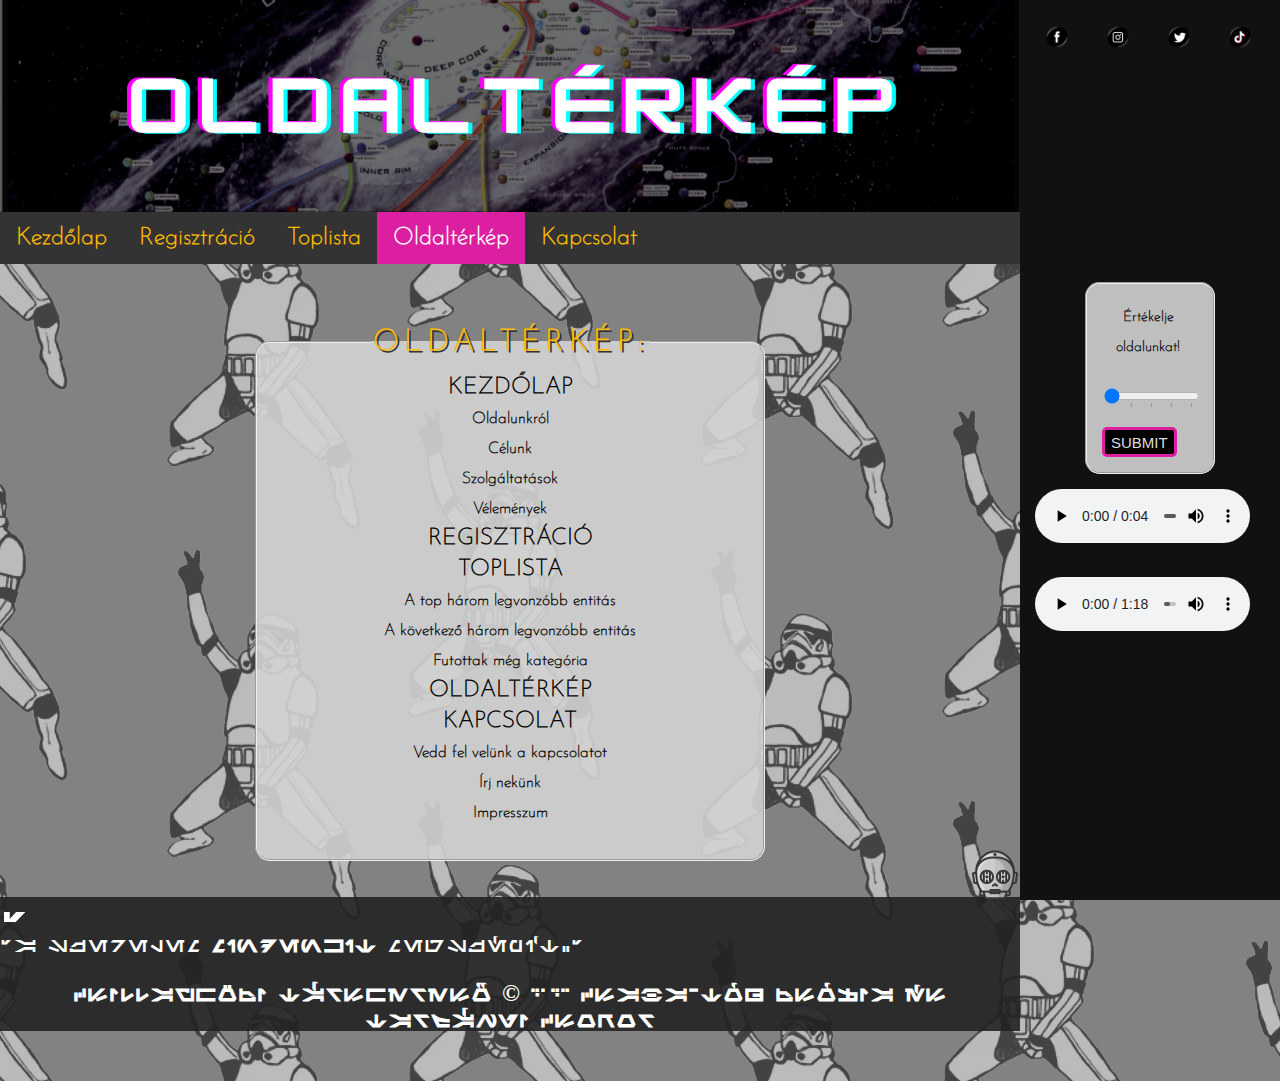
<file: oldalterkep.html>
<!DOCTYPE html>
<html lang="hu" >
<head>
  <meta charset="UTF-8">
  <link rel="icon" href="./img/Darth-Vader.ico">
  <title>Oldaltérkép</title>
    <link rel="stylesheet" href="./style.css">
    <link href="./font.css" rel="stylesheet">
    <link href="./mquery.css" rel="stylesheet">
</head>
<body>
<div id="banner-content">
    <img src="./img/oldmap.png" alt="Oldaltérkép">
</div>
  <div class="menusor" id="lpMenusor">
      <a href="./index.html">Kezdőlap</a>
      <a href="./regisztracio.html">Regisztráció</a>
      <a href="./toplista.html">Toplista</a>
      <a class="active" href="./oldalterkep.html">Oldaltérkép</a>
      <a href="./kapcsolat.html">Kapcsolat</a>
  </div>
<aside class="sidenav">
  <a href="https://www.facebook.com/Star-Wars-Lovers-1810298222633396/" target="_blank"><img src="img/fb.png" class="socmedia" alt="facebook-icon"></a>
  <a href="https://www.instagram.com/starwars/" target="_blank"><img src="img/insta.png" class="socmedia" alt="instagram-icon"></a>
  <a href="https://twitter.com/starwars" target="_blank"><img src="img/tw.png" class="socmedia" alt="twitter-icon"></a>
  <a href="https://www.tiktok.com/@official_starwars" target="_blank"><img src="img/tiktok.png" class="socmedia" alt="tiktok-icon"></a>
  <iframe class="yt" src="https://www.youtube.com/embed/eRlKUj0c5sY" title="YouTube video player"></iframe>
    <iframe class="fb" src="https://www.facebook.com/plugins/page.php?href=https%3A%2F%2Fwww.facebook.com%2FStar-Wars-Lovers-1810298222633396&tabs&width=260&height=70&small_header=true&adapt_container_width=false&hide_cover=false&show_facepile=false&appId"></iframe>
    <form method="post">
			<fieldset>
				<p class="alpont">Értékelje oldalunkat!</p><br/>
					<input class="range_input" type="range" value="0" min="0" max="4" step="1" list="number" />
						<datalist class="range_list" id="number">
							<option class="range_opt opt0">1</option>
							<option class="range_opt">2</option>
							<option class="range_opt">3</option>
							<option class="range_opt">4</option>
							<option class="range_opt">5</option>
					</datalist>
        <br/>
			<br/>
			<input type="submit" name="kuld" id="ertekeles">
			</fieldset>
		  </form>
      <audio controls autoplay >
        <source src="audio/oldalterkep.mp3" type="audio/mpeg">
      <p>Böngészője nem támogatja az audio elemet.</p>
      </audio>
    <audio controls autoplay loop>
        <source src="./audio/swtorgalaxymap.mp3" type="audio/mpeg">
        <p>Böngészője nem támogatja az audio elemet.</p>
    </audio>
  </aside>
  <br/>
  <br/>
  <br/>
    <fieldset id="oldalterkep">
      <legend>Oldaltérkép:</legend>
    <ul>
      <li class="oldalterkep"><a href="./index.html">Kezdőlap</a></li>
        <li class="alpont"><a href="index.html#bemutatkozo">Oldalunkról</a></li>
        <li class="alpont"> <a href="index.html#celunk">Célunk</a> </li>
        <li class="alpont"> <a href="index.html#szolgaltatasok">Szolgáltatások</a> </li>
        <li class="alpont"><a href="index.html#velemenyek">Vélemények</a></li>
      <li class="oldalterkep"><a href="./regisztracio.html">Regisztráció</a></li>
      <li class="oldalterkep"><a href="./toplista.html">Toplista</a></li>
        <li class="alpont"><a href="toplista.html#top3">A top három legvonzóbb entitás</a> </li>
        <li class="alpont"><a href="toplista.html#top4-6">A következő három legvonzóbb entitás</a> </li>
        <li class="alpont"><a href="toplista.html#futottak">Futottak még kategória</a></li>
      <li class="oldalterkep"><a href="./oldalterkep.html">Oldaltérkép</a></li>
      <li class="oldalterkep"><a href="./kapcsolat.html">Kapcsolat</a></li>
        <li class="alpont"><a href="kapcsolat.html#kapcsolat">Vedd fel velünk a kapcsolatot</a> </li>
        <li class="alpont"><a href="kapcsolat.html#visszajelzes">Írj nekünk</a> </li>
        <li class="alpont"><a href="kapcsolat.html#impresszum">Impresszum</a></li>
    </ul>
  </fieldset>
    <br/>
    <br/>
    <div id="home">
      <a href="#banner-content"><img src="img/li_icon.gif" class="home" alt="Lap tetejére" title="Lap tetejére"></a>
    </div>
    <footer>
      <p class="quotation"><sub>"</sub></p>
      <q>A szerelem <strong>mindenkit</strong> megszépít.</q>
        <h3>Csillagközi Társkereső © 2021 Csaba-Tóth Zsófia és Tarjányi Csongor</h3>
    </footer>
    <!-- partial -->

</body>
</html>
</file>
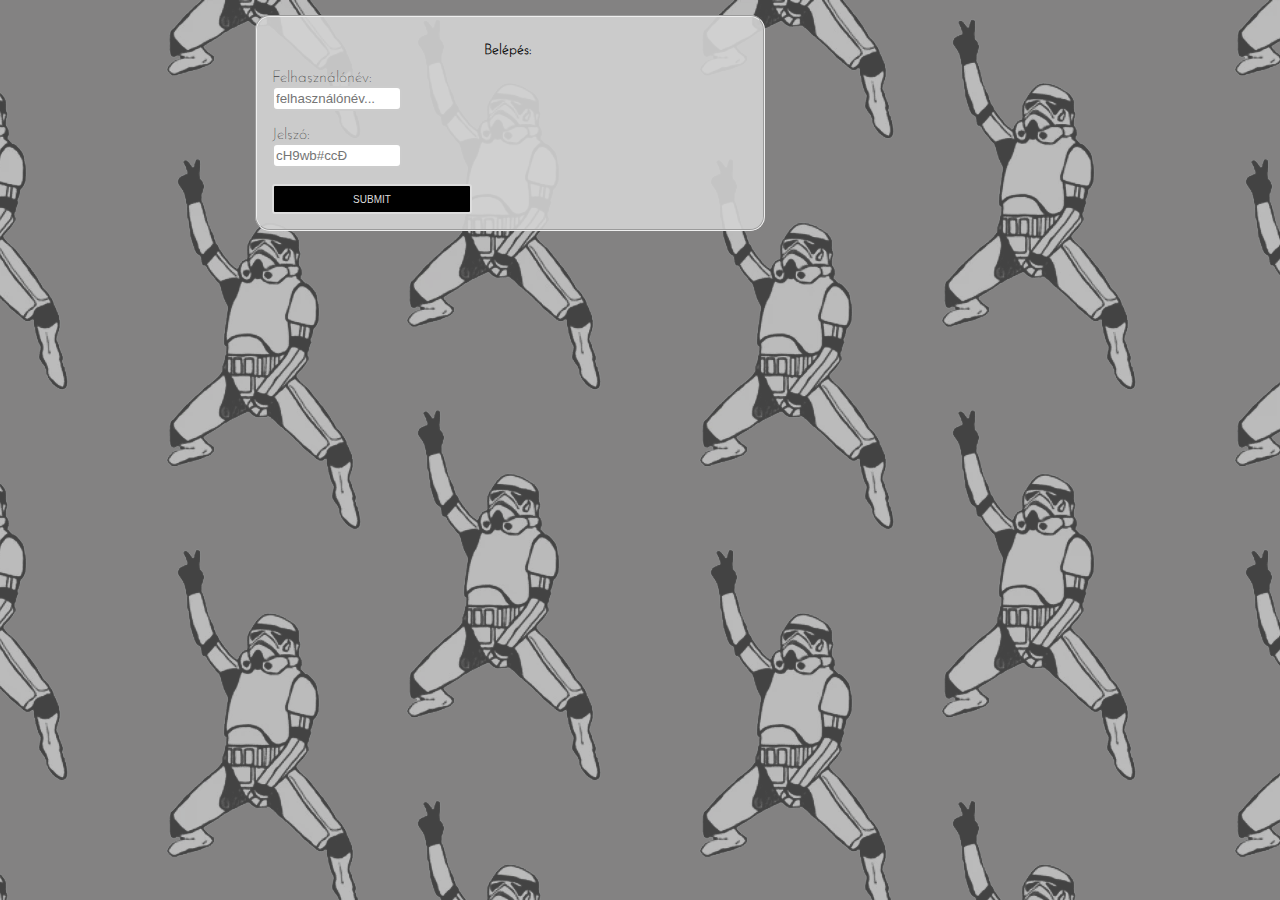
<file: signin.html>
<!DOCTYPE html>
<html lang="hu">
<head>
    <meta charset="UTF-8">
    <link href="./img/Darth-Vader.ico" rel="icon">
    <title>Cookies</title>
    <link href="./style.css" rel="stylesheet">
    <link href="./font.css" rel="stylesheet">
    <link href="./mquery.css" rel="stylesheet">
</head>
<body>
<!--FOGALMAM SINCS HOGY EZT ÉRTIK E A KÓDISMÉTLÉS ELKERÜLÉSE ALATT, MINDENESETRE IDE KEIPAKOLTAM EZT :D-->
<form method="POST">
    <fieldset>
        <p class="alpont">Belépés:</p>
        <label for="nicknamein">Felhasználónév:<br/>
            <input name="nicknamein" id="nicknamein" placeholder="felhasználónév..." type="text"> </label>
            <br/><br/>
        <label for="passwordin">Jelszó:<br/>
            <input name="passwordin" id="passwordin" placeholder="cH9wb#ccĐ" type="password"> </label>
        <br/>
        <br/>
        <input id="submit_sidenav" name="kuld" type="submit">
    </fieldset>
</form>
<br/>
</body>
</file>
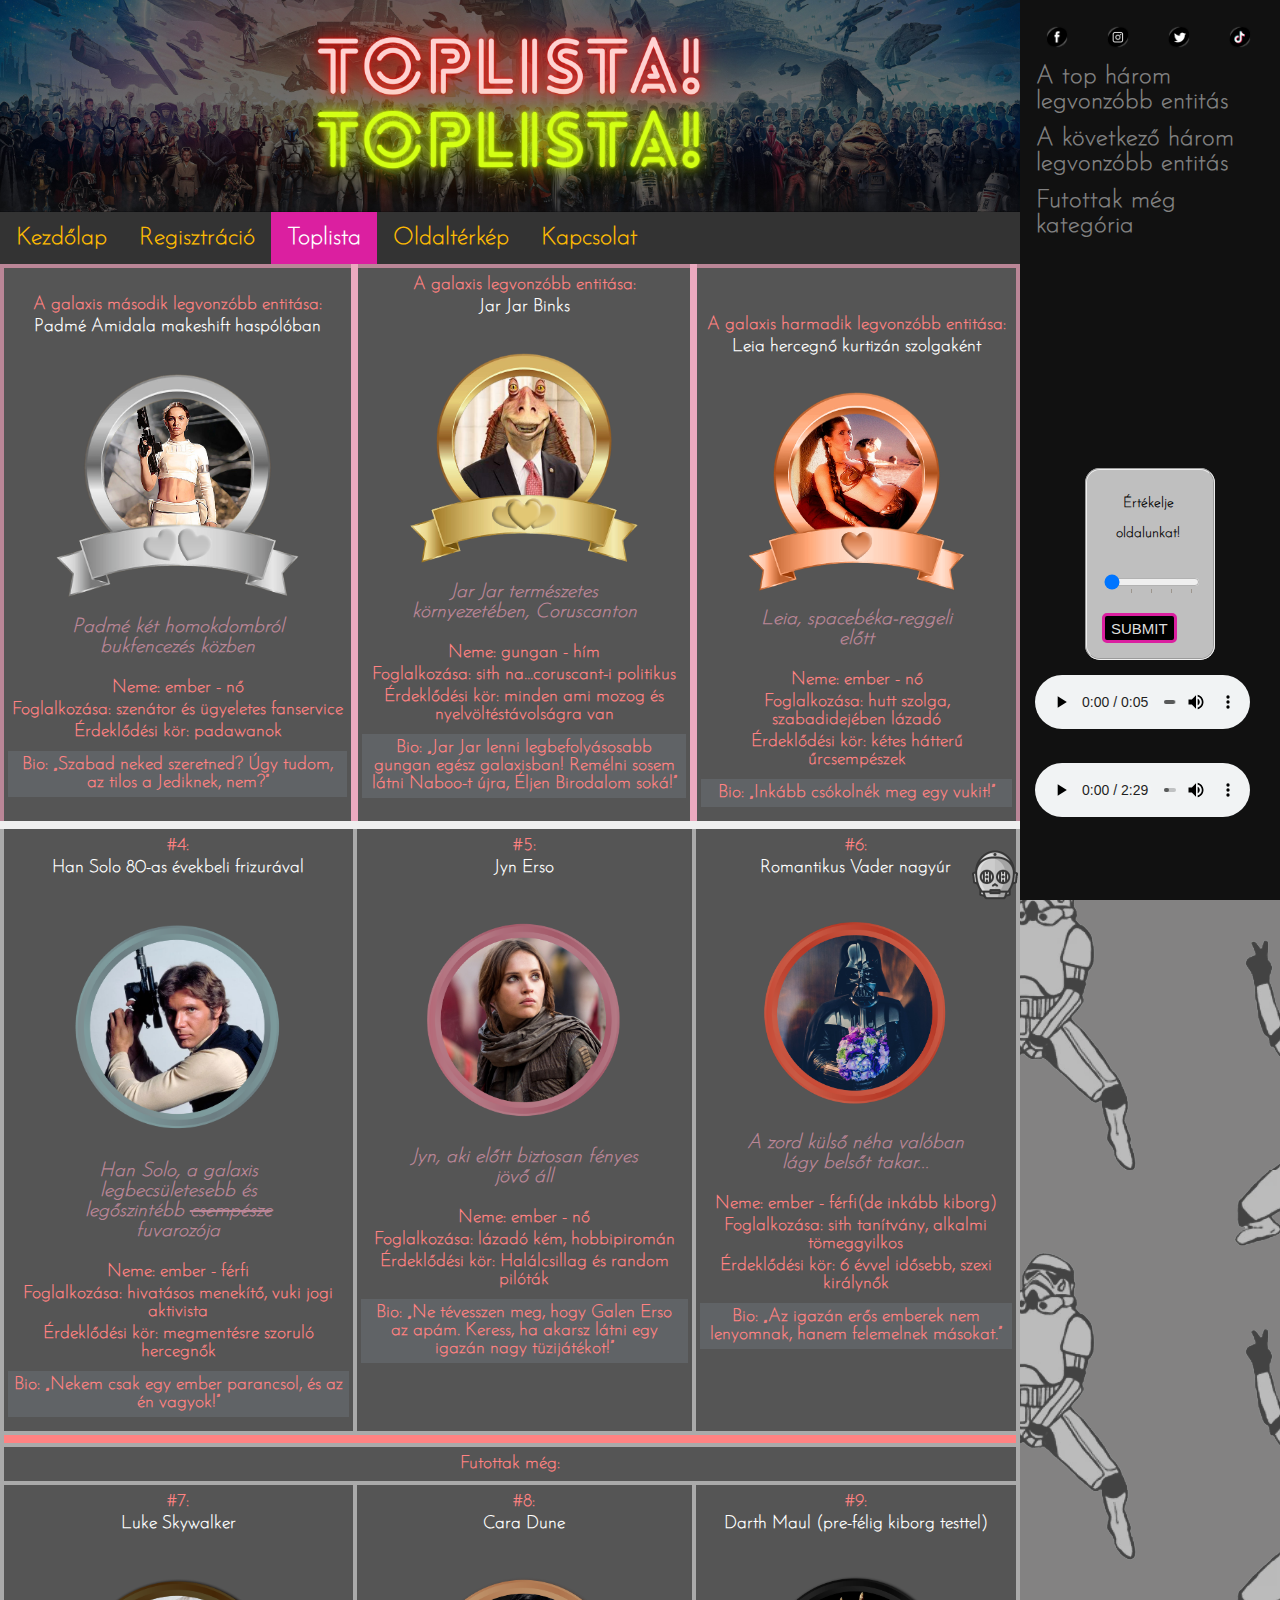
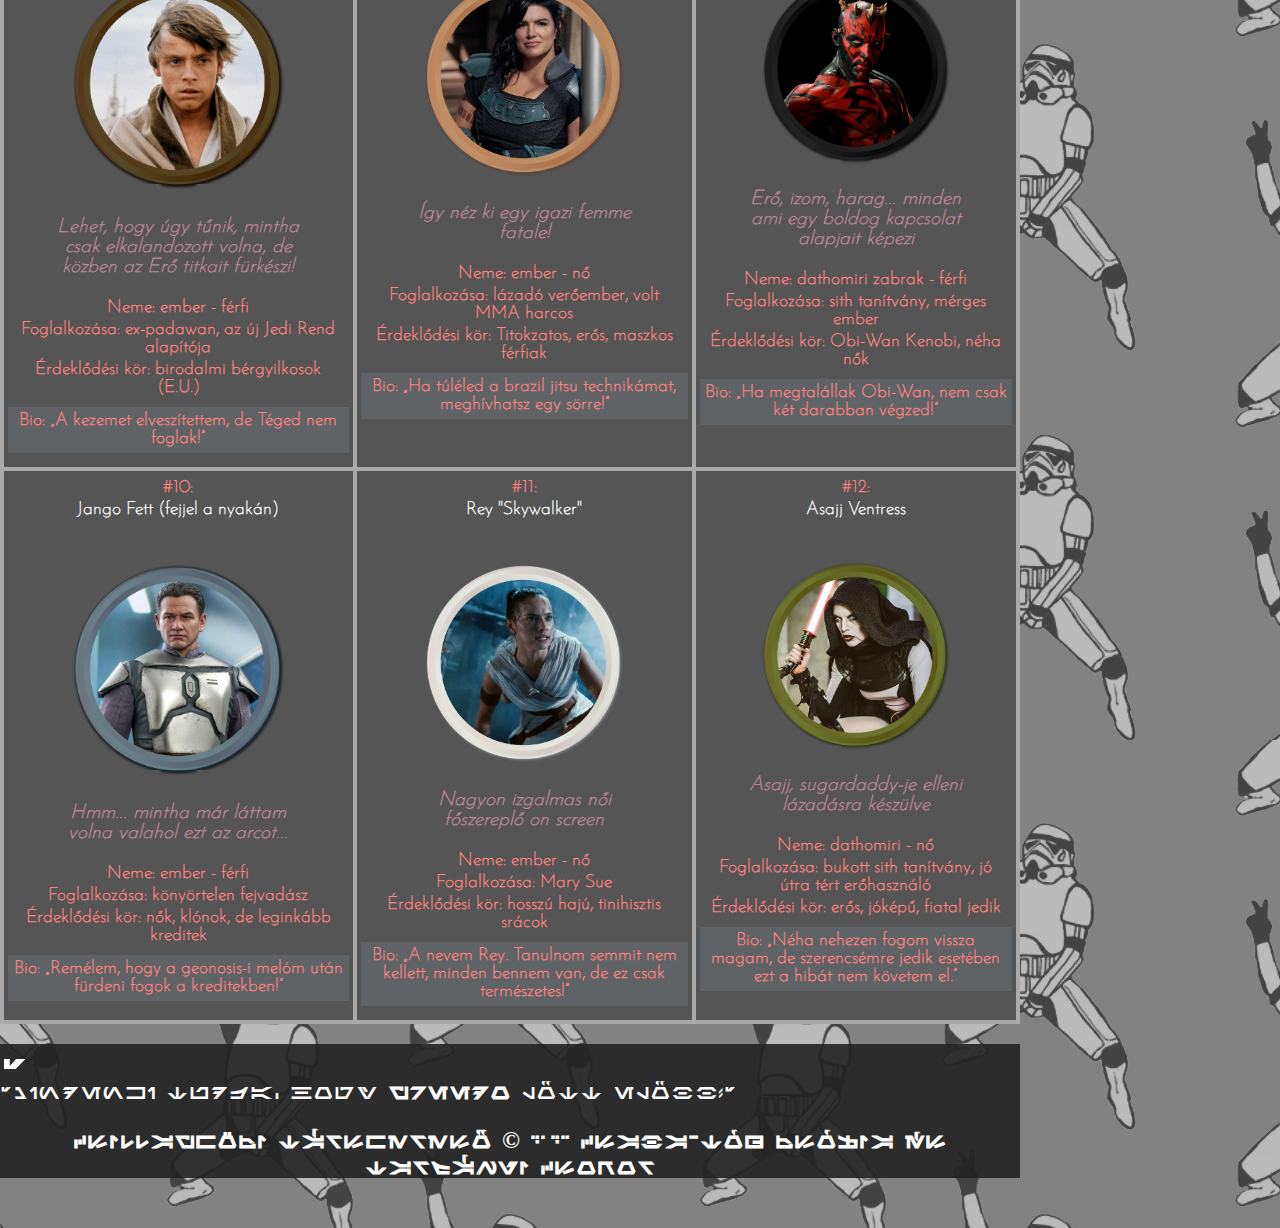
<file: toplista.html>
<!DOCTYPE html>
<html lang="hu">
<head>
    <meta charset="UTF-8">
    <link href="./img/Darth-Vader.ico" rel="icon">
    <title>Toplista</title>
    <link href="./style.css" rel="stylesheet">
    <link href="./font.css" rel="stylesheet">
    <link href="./mquery.css" rel="stylesheet">
</head>
<body>
<div id="banner-content"><img alt="Toplista" src="./img/toplist.jpg"></div>
<div class="menusor" id="lpMenusor">
    <a href="./index.html">Kezdőlap</a> <a href="./regisztracio.html">Regisztráció</a> <a class="active" href="./toplista.html">Toplista</a> <a href="./oldalterkep.html">Oldaltérkép</a> <a href="./kapcsolat.html">Kapcsolat</a>
</div>
<aside class="sidenav">
    <a href="https://www.facebook.com/Star-Wars-Lovers-1810298222633396/" target="_blank"><img alt="facebook-icon" class="socmedia" src="img/fb.png"></a> <a href="https://www.instagram.com/starwars/" target="_blank"><img alt="instagram-icon" class="socmedia" src="img/insta.png"></a> <a href="https://twitter.com/starwars" target="_blank"><img alt="twitter-icon" class="socmedia" src="img/tw.png"></a> <a href="https://www.tiktok.com/@official_starwars" target="_blank"><img alt="tiktok-icon" class="socmedia" src="img/tiktok.png"></a><br/>
    <a href="#top3">A top három legvonzóbb entitás</a><br/>
    <a href="#top4-6">A következő három legvonzóbb entitás</a><br/>
    <a href="#futottak">Futottak még kategória</a>
    <iframe class="yt" src="https://www.youtube.com/embed/5AiFgN3TppY" title="YouTube video player"></iframe>
    <iframe class="fb" src="https://www.facebook.com/plugins/page.php?href=https%3A%2F%2Fwww.facebook.com%2FStar-Wars-Lovers-1810298222633396&tabs&width=250&height=70&small_header=true&adapt_container_width=false&hide_cover=false&show_facepile=false&appId"></iframe>
    <form method="post">
        <fieldset>
            <p class="alpont">Értékelje oldalunkat!</p><br/>
            <input class="range_input" list="number" max="4" min="0" step="1" type="range" value="0"> <datalist class="range_list" id="number">
            <option class="range_opt opt0">
                1
            </option>
            <option class="range_opt">
                2
            </option>
            <option class="range_opt">
                3
            </option>
            <option class="range_opt">
                4
            </option>
            <option class="range_opt">
                5
            </option>
        </datalist><br/>
    <br/>
            <input id="ertekeles" name="kuld" type="submit">
        </fieldset>
    </form><audio autoplay="" controls=""><source src="audio/toplista.mp3" type="audio/mpeg">
    <p>Böngészője nem támogatja az audio elemet.</p></audio> <audio autoplay="" controls="" loop=""><source src="./audio/electroswingcantinatheme.mp3" type="audio/mpeg">
    <p>Böngészője nem támogatja az audio elemet.</p></audio>
</aside>
<table class="Toplistatabla">
    <thead>
    <tr id="top3">
        <th>
        <br/>
            <p>A galaxis második legvonzóbb entitása:</p>
            <p><a href="https://starwars.fandom.com/wiki/Padm%C3%A9_Amidala" rel="noopener" target="_blank">Padmé Amidala makeshift haspólóban</a></p>
            <figure>
                <img alt="Padmé Amidala" class="forgat" src="img/padme.png">
                <figcaption>
                    Padmé két homokdombról bukfencezés közben
                </figcaption>
            </figure>
            <p>Neme: ember - nő</p>
            <p>Foglalkozása: szenátor és ügyeletes fanservice</p>
            <p>Érdeklődési kör: padawanok</p>
            <p class="kommentelo">Bio: „Szabad neked szeretned? Úgy tudom, az tilos a Jediknek, nem?”</p>
        </th>
        <th>
            <p>A galaxis legvonzóbb entitása:</p>
            <p><a href="https://starwars.fandom.com/wiki/Jar_Jar_Binks" rel="noopener" target="_blank">Jar Jar Binks</a></p>
            <figure>
                <img alt="Jar Jar Binks" class="forgat" src="img/jarjar.png">
                <figcaption>
                    Jar Jar természetes környezetében, Coruscanton
                </figcaption>
            </figure>
            <p>Neme: gungan - hím</p>
            <p>Foglalkozása: sith na...coruscant-i politikus</p>
            <p>Érdeklődési kör: minden ami mozog és nyelvöltéstávolságra van</p>
            <p class="kommentelo">Bio: „Jar Jar lenni legbefolyásosabb gungan egész galaxisban! Remélni sosem látni Naboo-t újra, Éljen Birodalom soká!”</p>
        </th>
        <th>
        <br/>
    <br/>
            <p>A galaxis harmadik legvonzóbb entitása:</p>
            <p><a href="https://starwars.fandom.com/wiki/Leia_Skywalker_Organa_Solo" rel="noopener" target="_blank">Leia hercegnő kurtizán szolgaként</a></p>
            <figure>
                <img alt="Leia Skywalker" class="forgat" src="img/leia.png">            
                <figcaption>
                    Leia, spacebéka-reggeli előtt
                </figcaption>
            </figure>
            <p>Neme: ember - nő</p>
            <p>Foglalkozása: hutt szolga, szabadidejében lázadó</p>
            <p>Érdeklődési kör: kétes hátterű űrcsempészek</p>
            <p class="kommentelo">Bio: „Inkább csókolnék meg egy vukit!”</p>
        </th>
    </tr>
    </thead>
    <tbody>
    <tr id="top4-6">
        <td>
            <p>#4:</p>
            <p><a href="https://starwars.fandom.com/wiki/Han_Solo" rel="noopener" target="_blank">Han Solo 80-as évekbeli frizurával</a></p>
            <figure>
                <img alt="Han Solo" class="forgat" src="img/solo.png">            
                <figcaption>
                    Han Solo, a galaxis legbecsületesebb és legőszintébb <s>csempésze</s> fuvarozója
                </figcaption>
            </figure>
            <p>Neme: ember - férfi</p>
            <p>Foglalkozása: hivatásos menekítő, vuki jogi aktivista</p>
            <p>Érdeklődési kör: megmentésre szoruló hercegnők</p>
            <p class="kommentelo">Bio: „Nekem csak egy ember parancsol, és az én vagyok!”</p>
        </td>
        <td>
            <p>#5:</p>
            <p><a href="https://starwars.fandom.com/wiki/Jyn_Erso" rel="noopener" target="_blank">Jyn Erso</a></p>
            <figure>
                <img alt="Jyn Erso" class="forgat" src="img/jyn.png">            
                <figcaption>
                    Jyn, aki előtt biztosan fényes jövő áll
                </figcaption>
            </figure>
            <p>Neme: ember - nő</p>
            <p>Foglalkozása: lázadó kém, hobbipiromán</p>
            <p>Érdeklődési kör: Halálcsillag és random pilóták</p>
            <p class="kommentelo">Bio: „Ne tévesszen meg, hogy Galen Erso az apám. Keress, ha akarsz látni egy igazán nagy tüzijátékot!”</p>
        </td>
        <td>
            <p>#6:</p>
            <p><a href="https://starwars.fandom.com/wiki/Darth_Vader" rel="noopener" target="_blank">Romantikus Vader nagyúr</a></p>
            <figure>
                <img alt="Darth Vader" class="forgat" src="img/vader.png">            
                <figcaption>
                    A zord külső néha valóban lágy belsőt takar...
                </figcaption>
            </figure>
            <p>Neme: ember - férfi(de inkább kiborg)</p>
            <p>Foglalkozása: sith tanítvány, alkalmi tömeggyilkos</p>
            <p>Érdeklődési kör: 6 évvel idősebb, szexi királynők</p>
            <p class="kommentelo">Bio: „Az igazán erős emberek nem lenyomnak, hanem felemelnek másokat.”</p>
        </td>
    </tr>
    <tr>
        <td class="valaszto" colspan="3"></td>
    </tr>
    <tr id="futottak">
        <td colspan="3">
            <p>Futottak még:</p>
        </td>
    </tr>
    <tr>
        <td>
            <p>#7:</p>
            <p><a href="https://starwars.fandom.com/wiki/Luke" rel="noopener" target="_blank">Luke Skywalker</a></p>
            <figure>
                <img alt="Luke Skywalker" class="forgat" src="img/luke.png">            
                <figcaption>
                    Lehet, hogy úgy tűnik, mintha csak elkalandozott volna, de közben az Erő titkait fürkészi!
                </figcaption>
            </figure>
            <p>Neme: ember - férfi</p>
            <p>Foglalkozása: ex-padawan, az új Jedi Rend alapítója</p>
            <p>Érdeklődési kör: birodalmi bérgyilkosok (E.U.)</p>
            <p class="kommentelo">Bio: „A kezemet elveszítettem, de Téged nem foglak!”</p>
        </td>
        <td>
            <p>#8:</p>
            <p><a href="https://starwars.fandom.com/wiki/Carasynthia_Dune" rel="noopener" target="_blank">Cara Dune</a></p>
            <figure>
                <img alt="Cara Dune" class="forgat" src="img/cara.png">            
                <figcaption>
                    Így néz ki egy igazi femme fatale!
                </figcaption>
            </figure>
            <p>Neme: ember - nő</p>
            <p>Foglalkozása: lázadó verőember, volt MMA harcos</p>
            <p>Érdeklődési kör: Titokzatos, erős, maszkos férfiak</p>
            <p class="kommentelo">Bio: „Ha túléled a brazil jitsu technikámat, meghívhatsz egy sörre!”</p>
        </td>
        <td>
            <p>#9:</p>
            <p><a href="https://starwars.fandom.com/wiki/Darth_Maul_(disambiguation)" rel="noopener" target="_blank">Darth Maul (pre-félig kiborg testtel)</a></p>
            <figure>
                <img alt="Darth Maul (pre-félig kiborg testtel)" class="forgat" src="img/maul.png">            
                <figcaption>
                    Erő, izom, harag... minden ami egy boldog kapcsolat alapjait képezi
                </figcaption>
            </figure>
            <p>Neme: dathomiri zabrak - férfi</p>
            <p>Foglalkozása: sith tanítvány, mérges ember</p>
            <p>Érdeklődési kör: Obi-Wan Kenobi, néha nők</p>
            <p class="kommentelo">Bio: „Ha megtalállak Obi-Wan, nem csak két darabban végzed!”</p>
        </td>
    </tr>
    <tr>
        <td>
            <p>#10:</p>
            <p><a href="https://starwars.fandom.com/wiki/Jango_Fett" rel="noopener" target="_blank">Jango Fett (fejjel a nyakán)</a></p>
            <figure>
                <img alt="Jango Fett (fejjel a nyakán)" class="forgat" src="img/jango.png">            
                <figcaption>
                    Hmm... mintha már láttam volna valahol ezt az arcot...
                </figcaption>
            </figure>
            <p>Neme: ember - férfi</p>
            <p>Foglalkozása: könyörtelen fejvadász</p>
            <p>Érdeklődési kör: nők, klónok, de leginkább kreditek</p>
            <p class="kommentelo">Bio: „Remélem, hogy a geonosis-i melóm után fürdeni fogok a kreditekben!”</p>
        </td>
        <td>
            <p>#11:</p>
            <p><a href="https://starwars.fandom.com/wiki/Rey_Skywalker" rel="noopener" target="_blank">Rey "Skywalker"</a></p>
            <figure>
                <img alt="Rey ''Skywalker''" class="forgat" src="img/ray.png">            
                <figcaption>
                    Nagyon izgalmas női főszereplő on screen
                </figcaption>
            </figure>
            <p>Neme: ember - nő</p>
            <p>Foglalkozása: Mary Sue</p>
            <p>Érdeklődési kör: hosszú hajú, tinihisztis srácok</p>
            <p class="kommentelo">Bio: „A nevem Rey. Tanulnom semmit nem kellett, minden bennem van, de ez csak természetes!”</p>
        </td>
        <td>
            <p>#12:</p>
            <p><a href="https://starwars.fandom.com/wiki/Asajj_Ventress" rel="noopener" target="_blank">Asajj Ventress</a></p>
            <figure>
                <img alt="Asajj Ventress" class="forgat" src="img/asajj.png">            
                <figcaption>
                    Asajj, sugardaddy-je elleni lázadásra készülve
                </figcaption>
            </figure>
            <p>Neme: dathomiri - nő</p>
            <p>Foglalkozása: bukott sith tanítvány, jó útra tért erőhasználó</p>
            <p>Érdeklődési kör: erős, jóképű, fiatal jedik</p>
            <p class="kommentelo">Bio: „Néha nehezen fogom vissza magam, de szerencsémre jedik esetében ezt a hibát nem követem el.”</p>
        </td>
    </tr>
    </tbody>
</table><br/>
<div id="home">
    <a href="#banner-content"><img alt="Lap tetejére" class="home" src="img/li_icon.gif" title="Lap tetejére"></a>
</div>
<footer>
    <p class="quotation"><sub>"</sub></p><q>Mindenki tudja, hogy <strong>Greedo</strong> lőtt előbb!</q>
    <h3>Csillagközi Társkereső © 2021 Csaba-Tóth Zsófia és Tarjányi Csongor</h3>
</footer><!-- partial -->
</body>
</html>
</file>
<file: style.css>
/* HEADER ES CIMSOROK ELEMEI*/

img {
	display: block;
	width: 100%;
	height: auto;
	overflow: hidden;
}
h1 {
	text-align: center;
	font-size: 40px;
}
h1:hover {
	font-family: 'Aurebesh', sans serif;
}
h2 {
	text-align: center;
	background-color: #d9d9d9;
	line-height: 120%;
}
h2:hover {
	font-family: 'Aurebesh', sans serif;
}
h3 {
	text-transform: uppercase;
	text-align: center;
	font-size: 24px;
}
h4 {
	margin-top: 0;
	font-size: 22px;
	background-color: #d9d9d9;
	line-height: 120%;
	text-align: center;
	padding-bottom: 22px;
}
h4:hover {
	font-family: 'Aurebesh', sans serif;
}
h5 {
	color: #FFFFFF;
	background-color: #d9d9d9;
}

/* BODY ALTALANOS ELEMEI */

body {
	background: beige url("./img/background.png") repeat top;
	font-family: 'Josefin Sans', sans serif;
	margin: 0 260px 50px 0;
	/* sidebar veszi el */
}
.kinalat {
	background-color: #db1fa0;
	font-family: 'Josefin Sans', sans serif;
	text-transform: uppercase;
	font-size: 50px;
	text-align: center;
	line-height: 130%;
	padding-top: 10px;
	margin-top: 20px;
	margin-left: 0;
	margin-right: 0;
	margin-bottom: 0;
}
.headeralt {
	background-color: #db1fa0;
	font-family: 'Josefin Sans', sans serif;
	text-transform: uppercase;
	font-size: 50px;
	font-weight: bold;
	text-align: center;
	line-height: 130%;
	padding-top: 10px;
}
#szegelyes {
	border: 10px solid transparent;
	padding: 0;
	border-image: url("./img/border.jpg") 30 stretch;
}
.bevezeto {
	color: #db1fa0;
	background-color: #000000;
	font-family: 'Josefin Sans', sans serif;
	text-transform: uppercase;
	font-size: 50px;
	text-align: center;
	line-height: 130%;
	padding-top: 10px;
	margin-top: 0;
	margin-left: 0;
	margin-right: 0;
	margin-bottom: 0;
}
.eloszo {
	font-family: 'Josefin Sans', sans serif;
	color: #000000;
	font-size: 22px;
	font-weight: bold;
	line-height: 120%;
	background-color: #d9d9d9;
	text-align: center;
	padding-bottom: 22px;
	margin-top: 0;
	margin-left: 0;
	margin-right: 0;
	margin-bottom: 0;
}
mark {
	background-color: #818181;
	color: #ffffff;
}
.kinalat:hover {
	font-family: 'Aurebesh', sans serif;
	text-transform: uppercase;
	font-size: 50px;
}
ul {
	margin-top: 0;
	list-style-type: none;
	margin-left: 0;
	padding-left: 0;
}
.submenu_li:before {
	content: '';
	display: inline-block;
	height: 20px;
	width: 20px;
	background-size: 20px;
	background-image: url("./img/li_icon.gif");
	background-repeat: no-repeat;
	margin-right: 15px;
	margin-top: 15px;
}
li:hover {
	font-family: 'Aurebesh', sans serif;
}
.submenu {
	font-family: 'Josefin Sans', sans serif;
	color: #ffffff;
	font-size: 22px;
	background-color: rgba(0, 0, 0, 0.95);
	line-height: 120%;
	padding-left: 22px;
	padding-bottom: 22px;
}
.center {
	width: 100%;
	height: auto;
	display: block;
}
figcaption {
	font-style: italic;
	padding: 2px;
	text-align: center;
	color: #BA8697;
}
figcaption:hover {
	font-family: 'Aurebesh', sans serif;
}
#home {
	width: 50px;
	position: fixed;
	bottom: 0;
	right: 260px;
	filter: grayscale(100%);
}
#home:hover {
	width: 80px;
	filter: grayscale(0%);
}
/* MENUSOR ELEMEI */

.menusor {
	font-weight: bold;
	padding-top: 0;
	margin-top: 0 !important;
	border: 0 !important;
	background-color: #333;
	overflow: hidden;
}
.menusor a {
	float: left;
	color: #fcba03;
	text-align: center;
	padding: 14px 16px;
	text-decoration: none;
	font-size: 24px;
}
.menusor a:hover {
	font-family: 'Aurebesh', sans serif;
	font-size: 24px;
	background-color: #ddd;
	color: black;
}
/*ha rahuzod az egeret:*/

/*az eppen aktiv oldal gombtulajdonsagai:*/

.menusor a.active {
	background-color: #db1fa0;
	color: white;
}
/* eltunik kiskepernyon */

.menusor .icon {
	display: none;
}

/* OLDALSAV ELEMEI */

.date{
	color: white;
	margin-left: 15px;
}

.sidenav {
	height: 100%;
	width: 260px;
	z-index: 1;
	/* maradjon a layerek tetejen */
	background-color: #111;
	overflow-x: hidden;
	/* horizontalis gorgetes off */
	padding-top: 20px;
	position: fixed;
	top: 0;
	right: 0;
}
.socmedia {
	width: 22px;
	margin-left: 10px;
}
.socmedia:hover {
	opacity: 0.5;
}
.sidenav a {
	padding: 6px 8px 6px 16px;
	text-decoration: none;
	font-weight: bold;
	font-size: 25px;
	color: #818181;
	display: inline-block;
}
.sidenav a:hover {
	font-family: 'Aurebesh', sans serif;
	color: #f1f1f1;
}
#nicknamein , #passwordin {
	margin-left: 0;
	width: 130px;
	height: 25px;
	border: 2px solid #ccc;
	border-radius: 5px;
	margin-right: 5px;
	transition: width 0.4s ease-in-out;
}

.main {
	margin-left: 160px;
	padding: 0 10px;
}
fieldset {
	width: 50%;
	height: 50%;
	padding: 15px;
	display: block;
	margin: auto;
	margin-top: 15px;
	border-radius: 15px;
	background-color: rgba(211, 211, 211, 0.9);
}
#submit_sidenav {
	height: 30px;
	width: 200px;
	background: rgb(0, 0, 0);
	border: 2px solid;
	color: #ddd;
	cursor: pointer;
	border-radius: 3px;
	text-transform: uppercase;
	text-align: center;
	font-size: 10px;
}
.range_input {
	width: 100%;
}
.range_input:hover {
	opacity: 1;
}
audio {
	width: 215px;
	margin: 15px;
}

.fb{
	height: 70px;
	width: 260px;
	border: none;
	overflow:hidden;
}
.yt{
	height: 131px;
	width: 260px;
	border: none;
	overflow:hidden;
}

/* ARTICLE ELEMEI */

.velemenyek {
	font-size: 20px;
	font-weight: bold;
	margin: 0;
	padding: 5px;
	background-color: rgba(211, 211, 211, 0.9);
}
.velemenyek>h1, .kommentelo {
	margin: 10px;
	padding: 5px;
}
.kommentelo {
	text-align: center;
	background-color: rgba(145, 158, 173, 0.19);
	margin-left: 0;
	margin-right: 0;
}
.kommentelo>h2, p {
	margin: 4px;
	font-size: 90%;
}
/* TOPLISTA/TÁBLÁZAT ELEMEI */
.valaszto{
	background-color:#FF8282;	
}
table.Toplistatabla {
	border: 4px solid #BA8697;
	background-color: #555555;
	width: 100%;
	height: 100%;
	text-align: center;
	border-collapse: collapse;

}
table.Toplistatabla a {
	text-decoration: none;
	color: #FFFFFF;
}
table.Toplistatabla a:visited {
	color:#fcba03;
}
table.Toplistatabla td, table.Toplistatabla th {
	border: 1px solid #555555;
	padding: 4px 4px;
	vertical-align: top;
}
table.Toplistatabla tbody td {
	border: 4px solid #AAAAAA;
	font-size: 20px;
	font-weight: bold;
	color: #FF8282;
}
table.Toplistatabla thead {
	font-size: 20px;
	font-weight: bold;
	border-bottom: 8px solid #EFEFEF;
	color: #FF8282;
}
table.Toplistatabla thead th {
	font-weight: bold;
	text-align: center;
	border-left: 7px solid #EBA9BF;
}
table.Toplistatabla thead th:first-child {
	border-left: none;
}
table.Toplistatabla tfoot .links {
	text-align: right;
}
table.Toplistatabla tfoot .links a {
	display: inline-block;
	background: #FFFFFF;
	color: #BA8697;
	padding: 2px 8px;
	border-radius: 5px;
}
.forgat:hover {
	transform: rotate( -10deg);
}
.profilkep{
	height: 450px;
	width: 450px ;
	float: right;
}
/* REGISZTRÁCIÓ OLDAL ELEMEI */

#reg fieldset {
	width: 50%;
	height: auto;
	margin: 2%;
	display: block;
	margin-left: auto;
	margin-right: auto;
	border-radius: 15px;
	background-color: rgba(211, 211, 211, 0.9);
	font-weight: bolder;
}
legend {
	text-align: center;
	font-size: 30px;
	text-transform: uppercase;
	color: #fcba03;
	font-weight: bold;
	text-shadow: 2px 2px #333;
	letter-spacing: 5px
}
#reg {
	margin-left: 20px;
}
*, *::before, *::after {
	box-sizing: border-box;
}
select {
	font-family: 'Josefin Sans', sans serif;
	width: 140px;
	margin-left: 100px;
	padding: 5px;
	border: 2px solid #ccc;
	border-radius: 5px;
	font-weight: bolder;
	appearance: none;
}
option {
	font-weight: bolder;
}
input[type=text], input[type=password] {
	margin-left: 100px;
	width: 130px;
	height: 25px;
	border: 2px solid #ccc;
	border-radius: 5px;
	margin-right: 5px;
	transition: width 0.4s ease-in-out;
}
input[type=text]:focus {
	width: 75%;
}

input[type=submit] {
	height: 30px;
	background: rgb(0, 0, 0);
	border: 3px solid #db1fa0;
	color: #ddd;
	cursor: pointer;
	border-radius: 5px;
	text-transform: uppercase;
	font-size: 15px;
}
input[type=reset] {
	height: 30px;
	background: rgb(0, 0, 0);
	border: 3px solid #db1fa0;
	color: #ddd;
	cursor: pointer;
	border-radius: 5px;
	text-transform: uppercase;
	font-size: 15px;
}
/* OLDALTÉRKÉP OLDAL ELEMEI */

.oldalterkep {
	text-align: center;
	text-transform: uppercase;
	font-weight: bold;
	line-height: 30px;
	list-style-type: none;
}
.oldalterkep a {
	font-size: 23px;
	text-decoration: none;
	color: #000;
}
.oldalterkep a:hover {
	padding: 10px;
	background-color: #db1fa0;
	color: #ddd;
}
.alpont {
	font-weight: bold;
	text-align: center;
	line-height: 30px;
	list-style-type: none;
	margin-left: 0;
	text-decoration: none;
}
.alpont a {
	color: #000;
	text-decoration: none;
}
.alpont a:hover {
	padding: 10px;
	background-color: #ddd;
	color: #000;
}
#oldalterkep {
	width: 50%;
	height: 50%;
	padding: 15px;
	display: block;
	margin: auto;
	margin-top: 15px;
	border-radius: 15px;
}
/* KAPCSOLAT OLDAL ELEMEI */

#impresszum {
	margin-left: 0;
	line-height: 30px;
	font-size: 25px;
	text-align: center;
	font-weight: bolder;
	background-color: rgba(29, 98, 133, 0.85);
	padding-bottom: 30px;
	color:white;
}
.koszonet {
	font-size: 38px;
	font-family: 'Josefin Sans', sans serif;
	font-weight: bold;
	color: #FF8282;
	text-align: center;
}
* {
	box-sizing: border-box;
}
.box1 {
	float: left;
	width: 10%;
	padding: 10px;
	margin: 0 auto;
}
.box2 {
	float: left;
	width: 10%;
	padding: 10px;
	margin: 0 auto;
}
.box3 {
	float: left;
	width: 80%;
	padding: 10px;
}
.clearfix::after {
	content: "";
	clear: both;
	display: table;
}
textarea {
	display: block;
	margin-left: auto;
	margin-right: auto;
	padding: 5px;
	font-size: 16px;
	background-color: #FFFFFF;
	color: #000000;
	border-style: solid;
	border-radius: 7px;
	box-shadow: 0 0 10px #fcba03;
}
#kuldes {
	display: block;
	margin-left: auto;
	margin-right: auto;
}

/* FOOTER ELEMEI */

footer {
	font-family: 'Aurebesh', sans serif;
	font-size: 150%;
	color: #fff;
	padding: 0;
	background-color: rgba(34, 34, 34, 0.9);
	width: 100%;
	height: auto;
	bottom: 0;
	margin-bottom: 0;
}
footer:hover {
	font-family: 'Abril Fatface', sans serif;
}
.quotation {
	font-family: 'Aurebesh', sans serif;
	margin-left: 0;
	font-size: 50pt;
	line-height: 20%;
}
</file>
<file: font.css>
/* BETUTIPUSOK */

/* latin-ext */

@font-face {
	font-family: 'Abril Fatface';
	font-style: normal;
	font-weight: 400;
	font-display: swap;
	src: url(./fonts/zOL64pLDlL1D99S8g8PtiKchq-lmjdLh.woff2) format('woff2');
	unicode-range: U+0100-024F, U+0259, U+1E00-1EFF, U+2020, U+20A0-20AB, U+20AD-20CF, U+2113, U+2C60-2C7F, U+A720-A7FF;
}
/* latin */

@font-face {
	font-family: 'Abril Fatface';
	font-style: normal;
	font-weight: 400;
	font-display: swap;
	src: url(./fonts/zOL64pLDlL1D99S8g8PtiKchq-dmjQ.woff2) format('woff2');
	unicode-range: U+0000-00FF, U+0131, U+0152-0153, U+02BB-02BC, U+02C6, U+02DA, U+02DC, U+2000-206F, U+2074, U+20AC, U+2122, U+2191, U+2193, U+2212, U+2215, U+FEFF, U+FFFD;
}
/* vietnami + ekezetes */

@font-face {
	font-family: 'Josefin Sans';
	font-style: normal;
	font-weight: 100;
	font-display: swap;
	src: url(./fonts/Qw3PZQNVED7rKGKxtqIqX5E-AVSJrOCfjY46_DjRbMlhLzTs.woff2) format('woff2');
	unicode-range: U+0102-0103, U+0110-0111, U+0128-0129, U+0168-0169, U+01A0-01A1, U+01AF-01B0, U+1EA0-1EF9, U+20AB;
}
/* latin-ext */

@font-face {
	font-family: 'Josefin Sans';
	font-style: normal;
	font-weight: 100;
	font-display: swap;
	src: url(./fonts/Qw3PZQNVED7rKGKxtqIqX5E-AVSJrOCfjY46_DjRbMhhLzTs.woff2) format('woff2');
	unicode-range: U+0100-024F, U+0259, U+1E00-1EFF, U+2020, U+20A0-20AB, U+20AD-20CF, U+2113, U+2C60-2C7F, U+A720-A7FF;
}
/* latin */

@font-face {
	font-family: 'Josefin Sans';
	font-style: normal;
	font-weight: 100;
	font-display: swap;
	src: url(./fonts/Qw3PZQNVED7rKGKxtqIqX5E-AVSJrOCfjY46_DjRbMZhLw.woff2) format('woff2');
	unicode-range: U+0000-00FF, U+0131, U+0152-0153, U+02BB-02BC, U+02C6, U+02DA, U+02DC, U+2000-206F, U+2074, U+20AC, U+2122, U+2191, U+2193, U+2212, U+2215, U+FEFF, U+FFFD;
}
/* vietnamese */

@font-face {
	font-family: 'Merriweather';
	font-style: normal;
	font-weight: 300;
	font-display: swap;
	src: url(./fonts/u-4n0qyriQwlOrhSvowK_l521wRZV8f6lvg.woff2) format('woff2');
	unicode-range: U+0102-0103, U+0110-0111, U+0128-0129, U+0168-0169, U+01A0-01A1, U+01AF-01B0, U+1EA0-1EF9, U+20AB;
}
/* latin-ext */

@font-face {
	font-family: 'Merriweather';
	font-style: normal;
	font-weight: 300;
	font-display: swap;
	src: url(./fonts/u-4n0qyriQwlOrhSvowK_l521wRZVsf6lvg.woff2) format('woff2');
	unicode-range: U+0100-024F, U+0259, U+1E00-1EFF, U+2020, U+20A0-20AB, U+20AD-20CF, U+2113, U+2C60-2C7F, U+A720-A7FF;
}
/* latin */

@font-face {
	font-family: 'Merriweather';
	font-style: normal;
	font-weight: 300;
	font-display: swap;
	src: url(./fonts/u-4n0qyriQwlOrhSvowK_l521wRZWMf6.woff2) format('woff2');
	unicode-range: U+0000-00FF, U+0131, U+0152-0153, U+02BB-02BC, U+02C6, U+02DA, U+02DC, U+2000-206F, U+2074, U+20AC, U+2122, U+2191, U+2193, U+2212, U+2215, U+FEFF, U+FFFD;
}
/* SW galaktikus nyelv */

@font-face {
	font-family: 'Aurebesh';
	font-style: normal;
	font-weight: 100;
	font-display: swap;
	src: url('./fonts/AureTechINV.woff2') format('woff2');
}
p:hover {
	font-family: 'Aurebesh', sans serif;
}
</file>
<file: mquery.css>
/* MEDIA QUERY-k MENUSORHOZ*/

@media screen and (max-width: 600px) {
	/* Ha kisebb, mint 600 px, eltunnek a linkek az elsot kiveve. Megjelenik a tobbi link gombja*/
	.menusor a:not(:first-child) {
		display: none;
	}
	.menusor a.icon {
		float: right;
		display: block;
	}
}
@media screen and (max-width: 600px) {
	.menusor.responsive {
		position: relative;
	}
	.menusor.responsive a.icon {
		position: absolute;
		right: 0;
		top: 0;
	}
	.menusor.responsive a {
		float: none;
		display: block;
		text-align: left;
	}
}

/* reszponzivitas kisebb kepernyon */

@media screen and (max-height: 450px) {
	.sidenav {
		padding-top: 15px;
	}
	.sidenav a {
		font-size: 18px;
	}
}

/*nyomtatás*/

@media print {
	p, li {
		font-size: 20pt;
	}
	label, option {
		font-size: 30pt;
	}
	video, audio, header, footer, aside {
		display: none;
	}
    #home{
        display: none;
    }
    #bemutatkozo{
        display: none;
    }
	h1, h2, h3 {
		page-break-after: avoid;
		font-size: 24pt;
	}
	* {		
		background-color: #fff;
	}
}
@page {
	size: A4 portrait;
}
</file>
